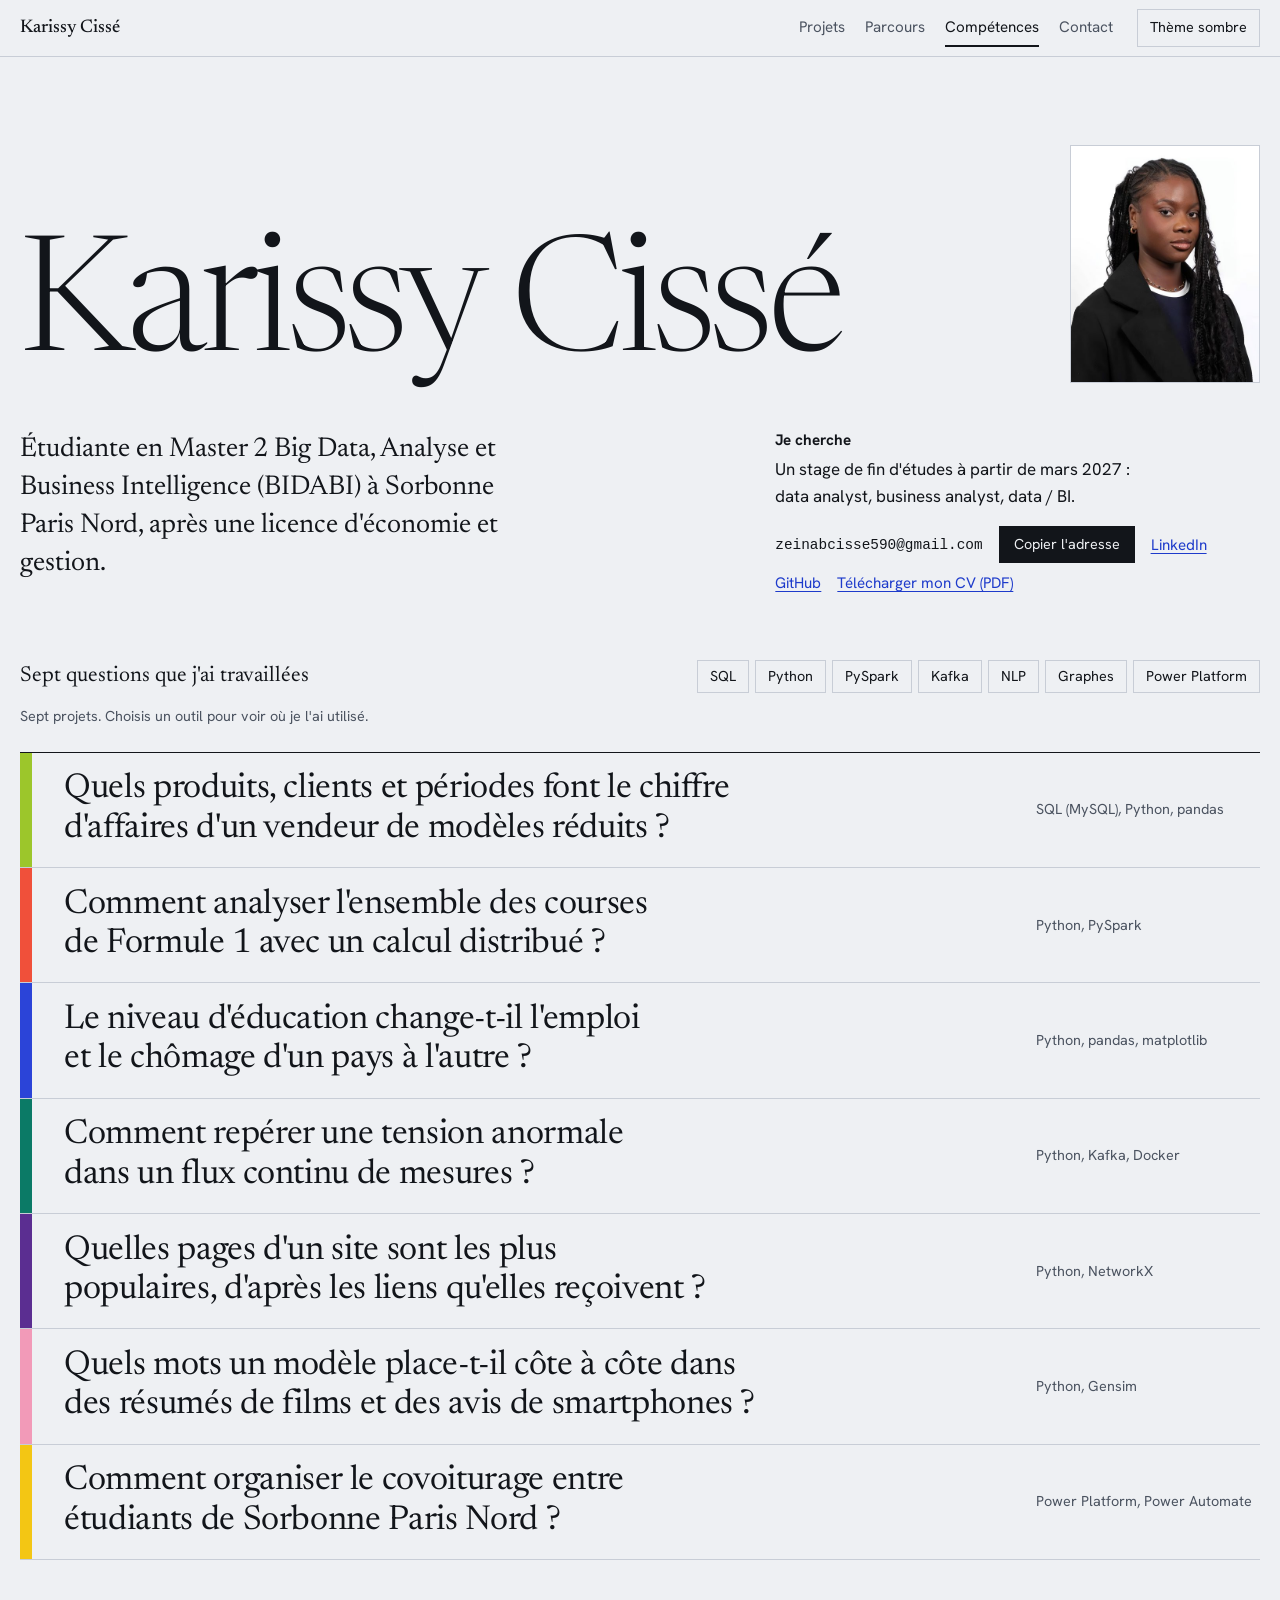
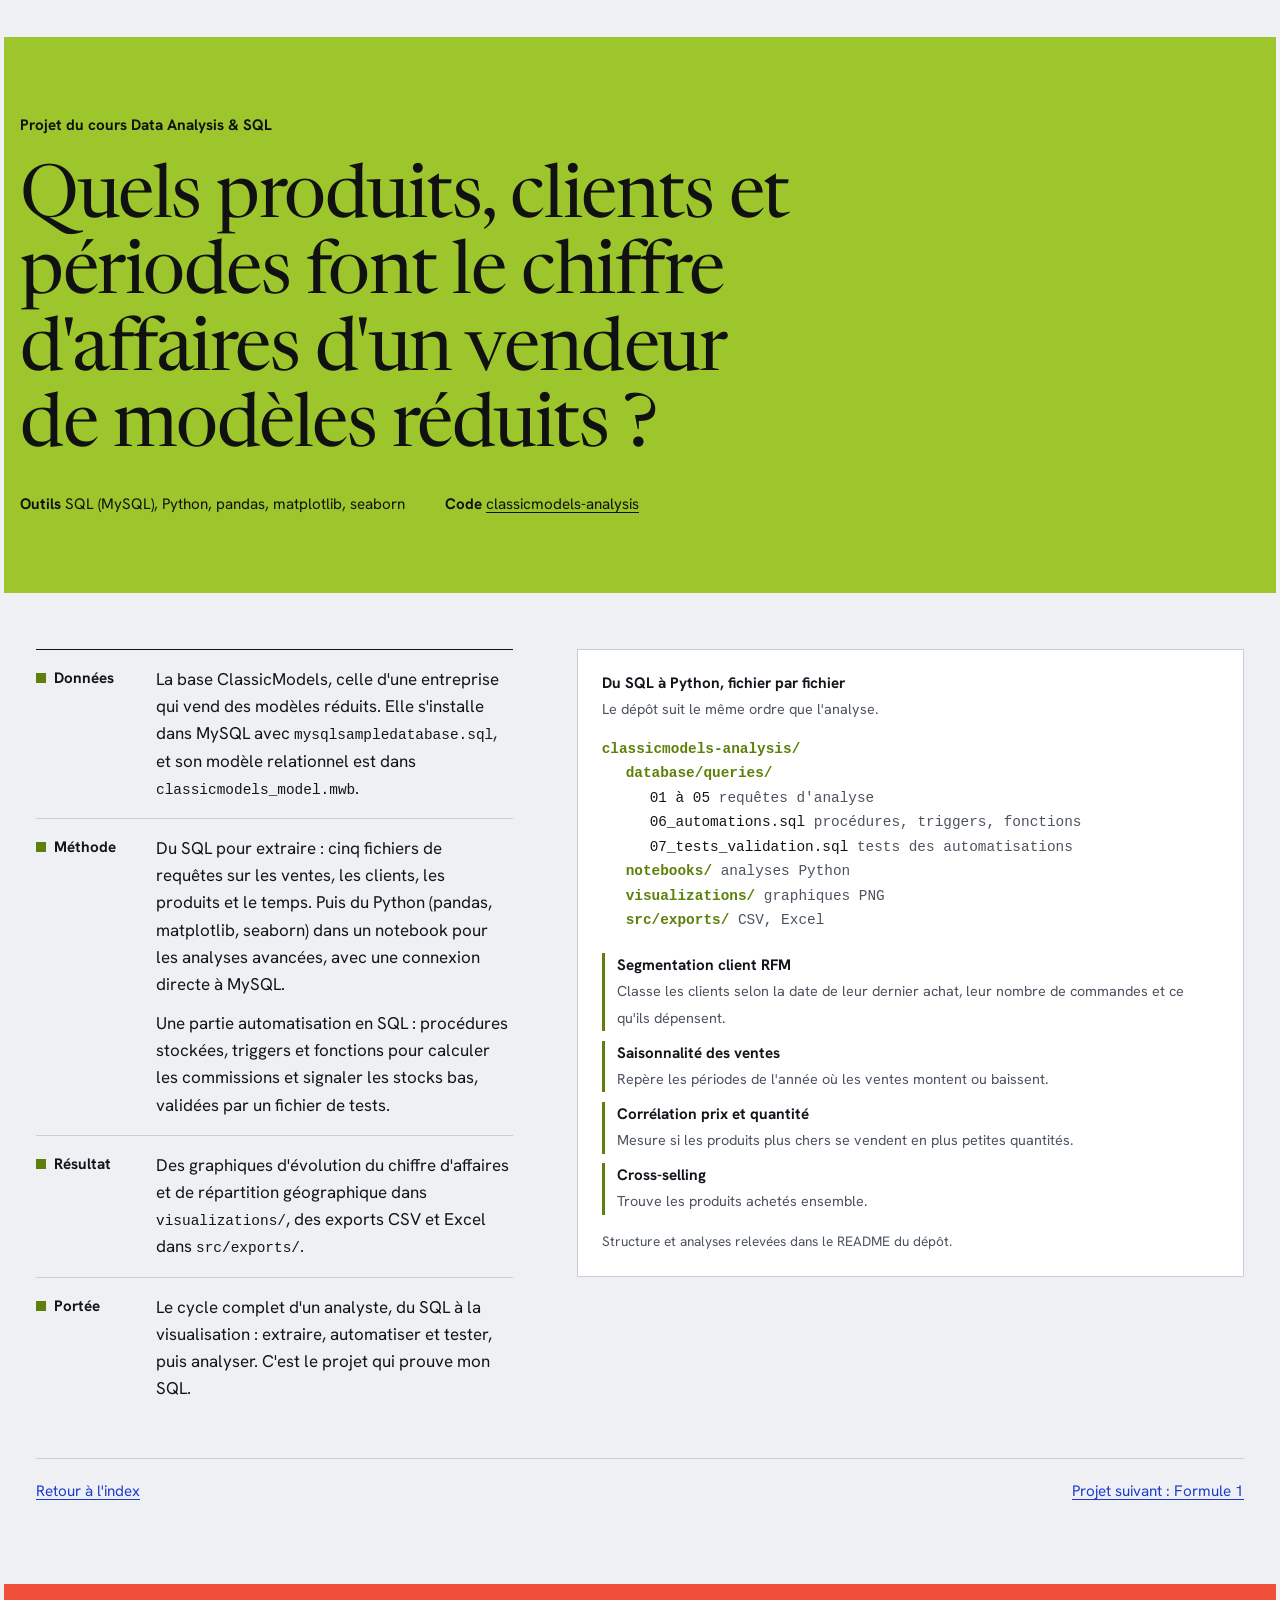
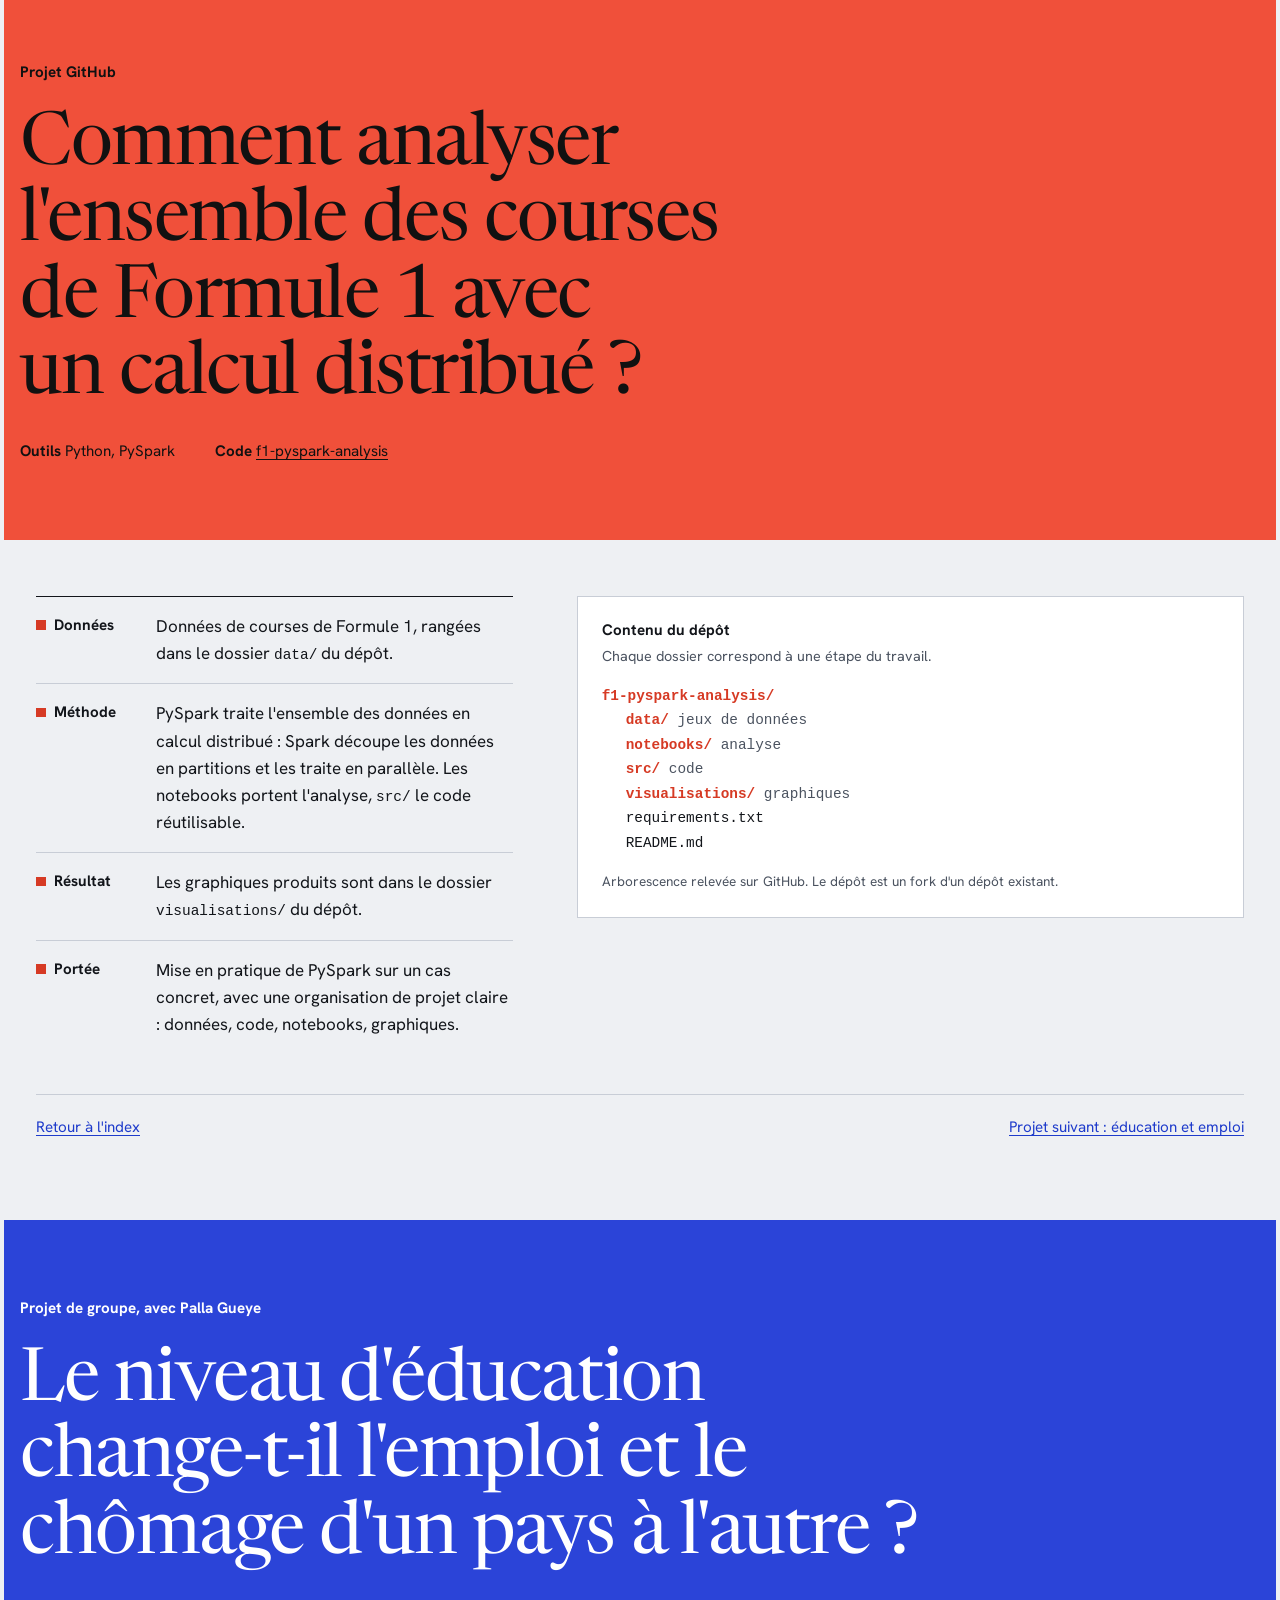
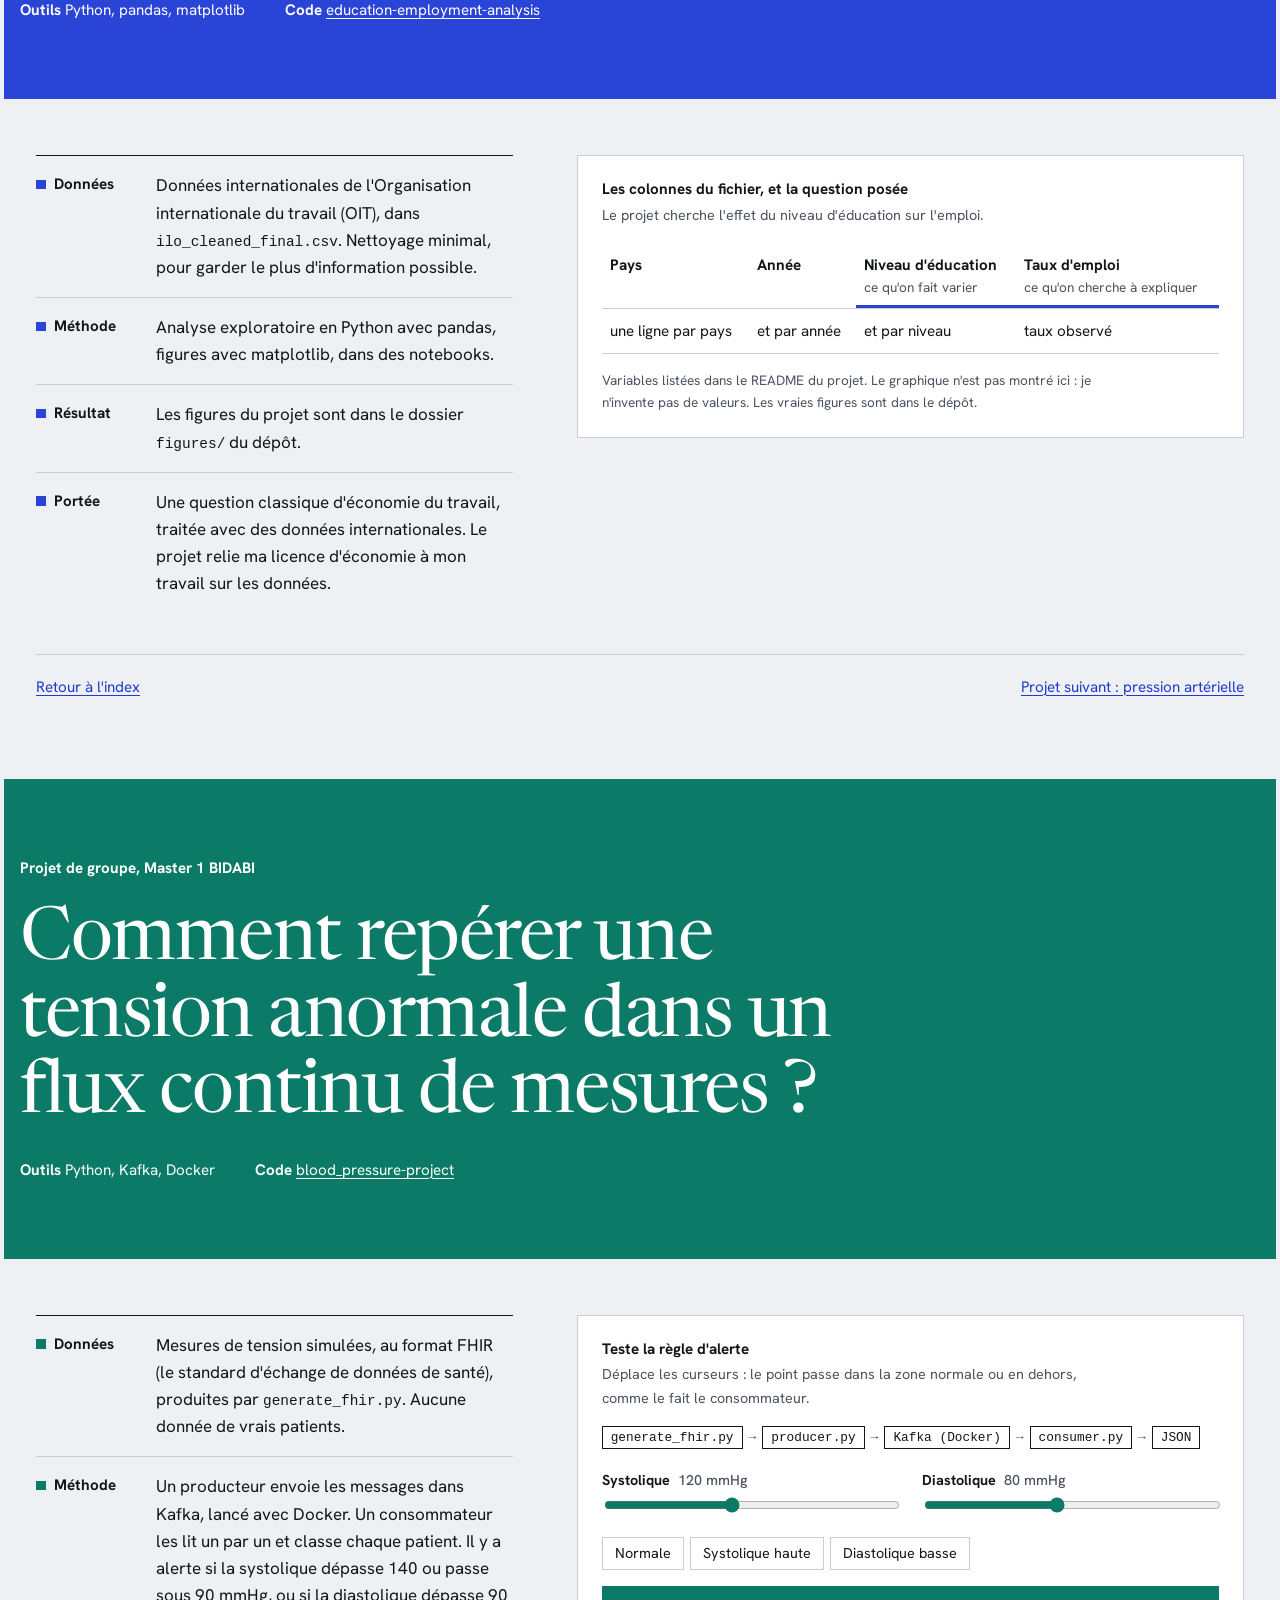
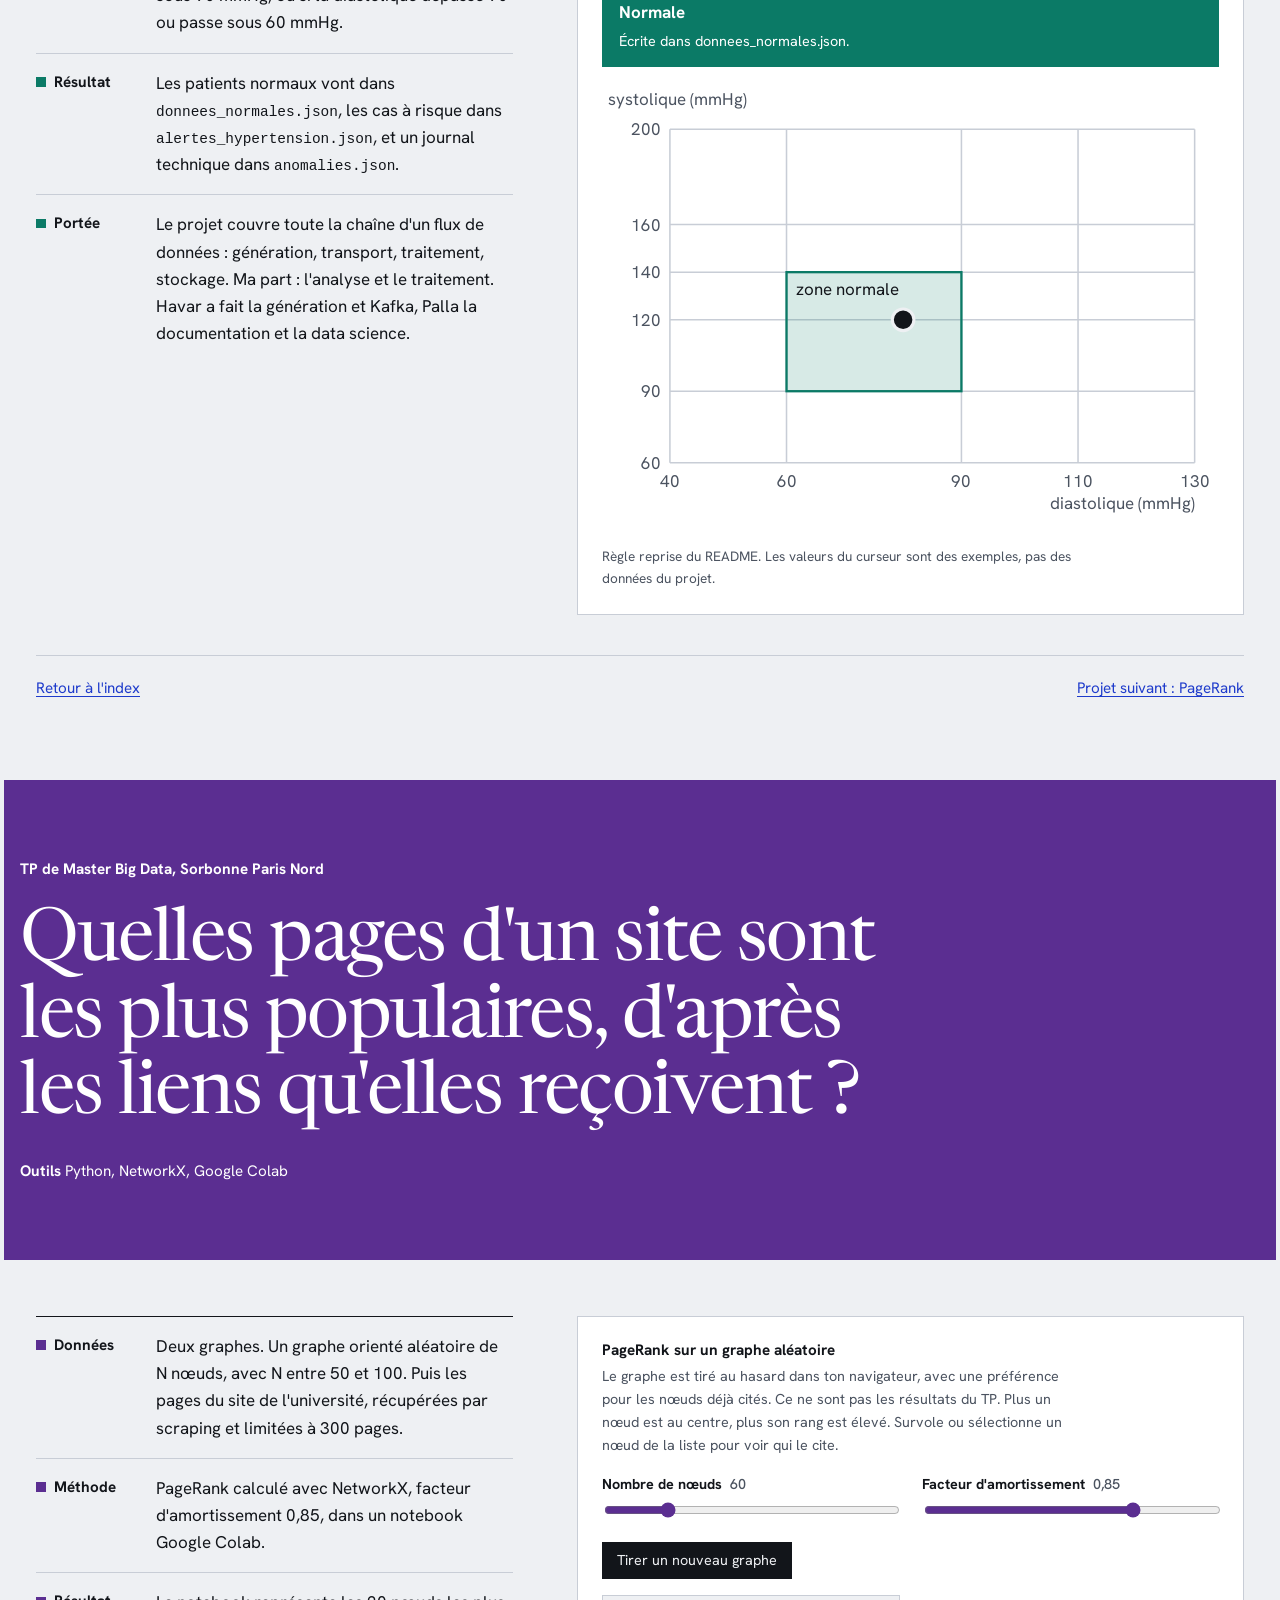
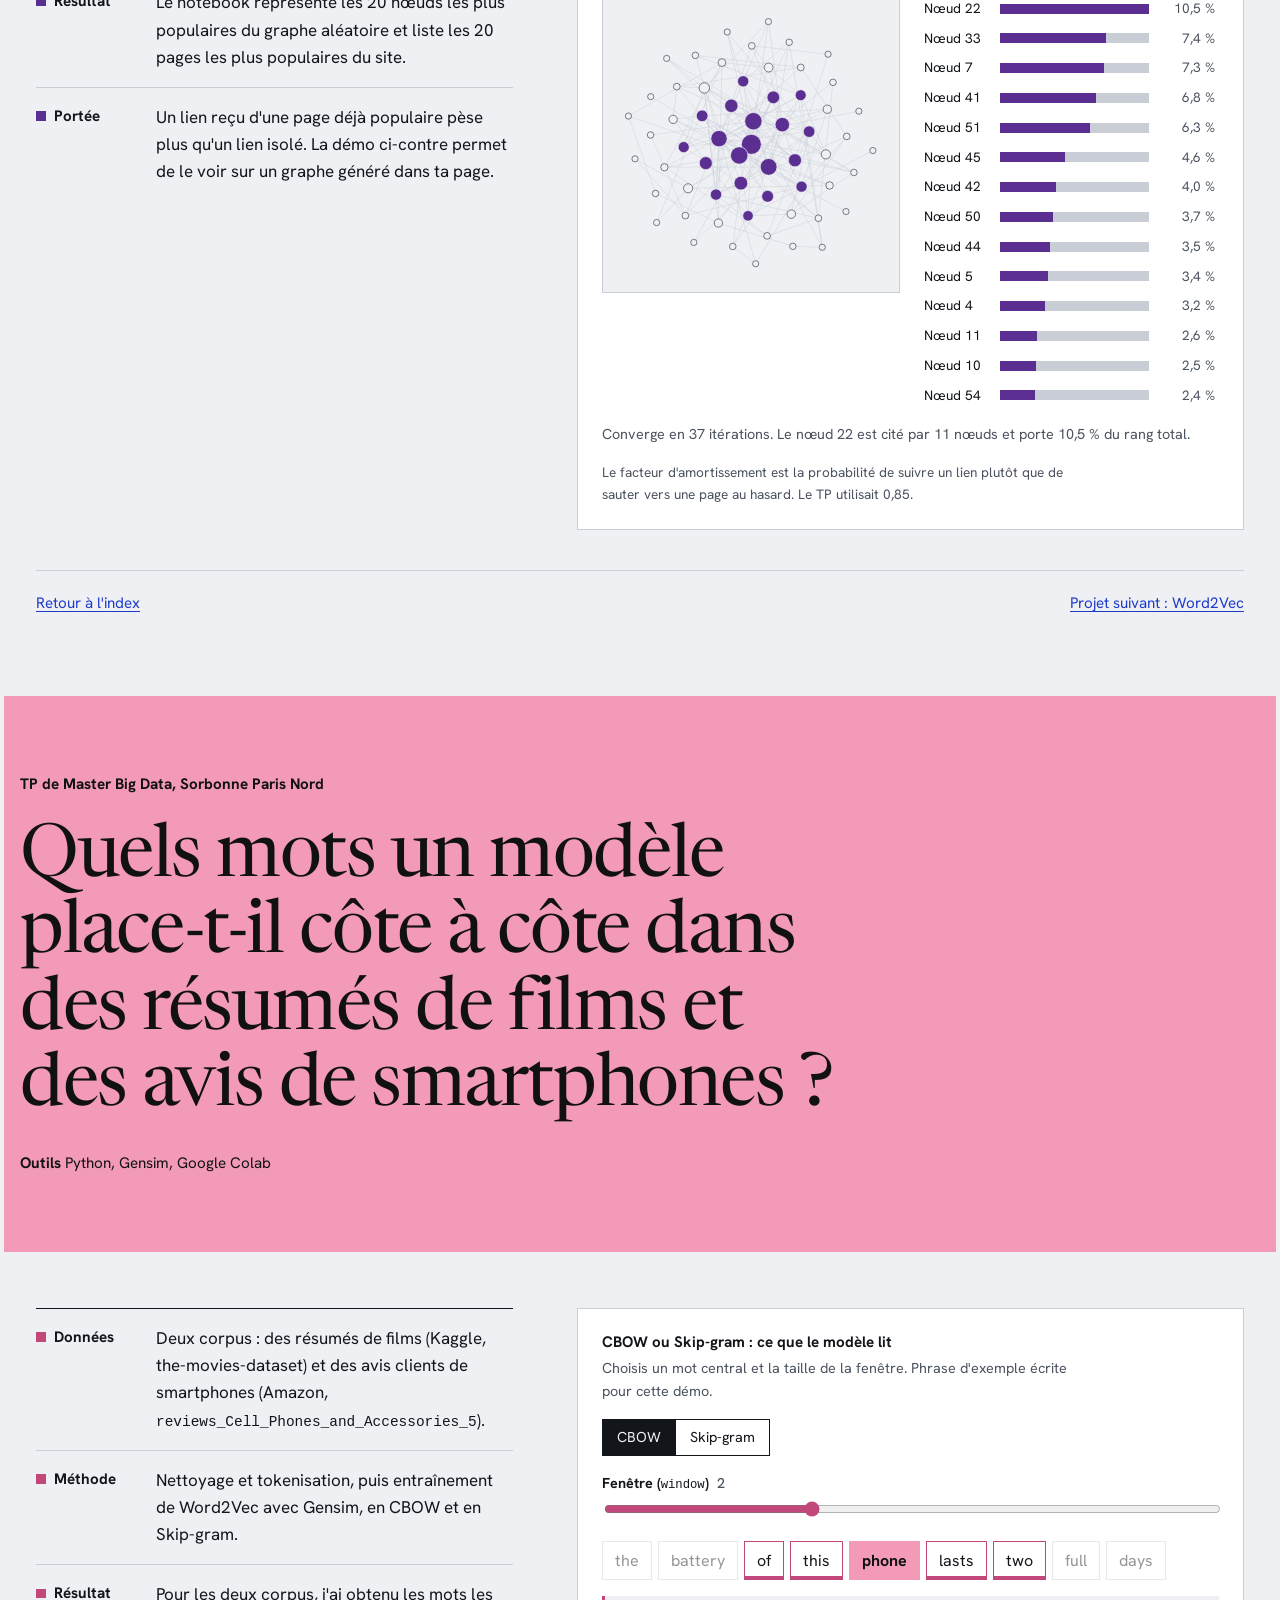
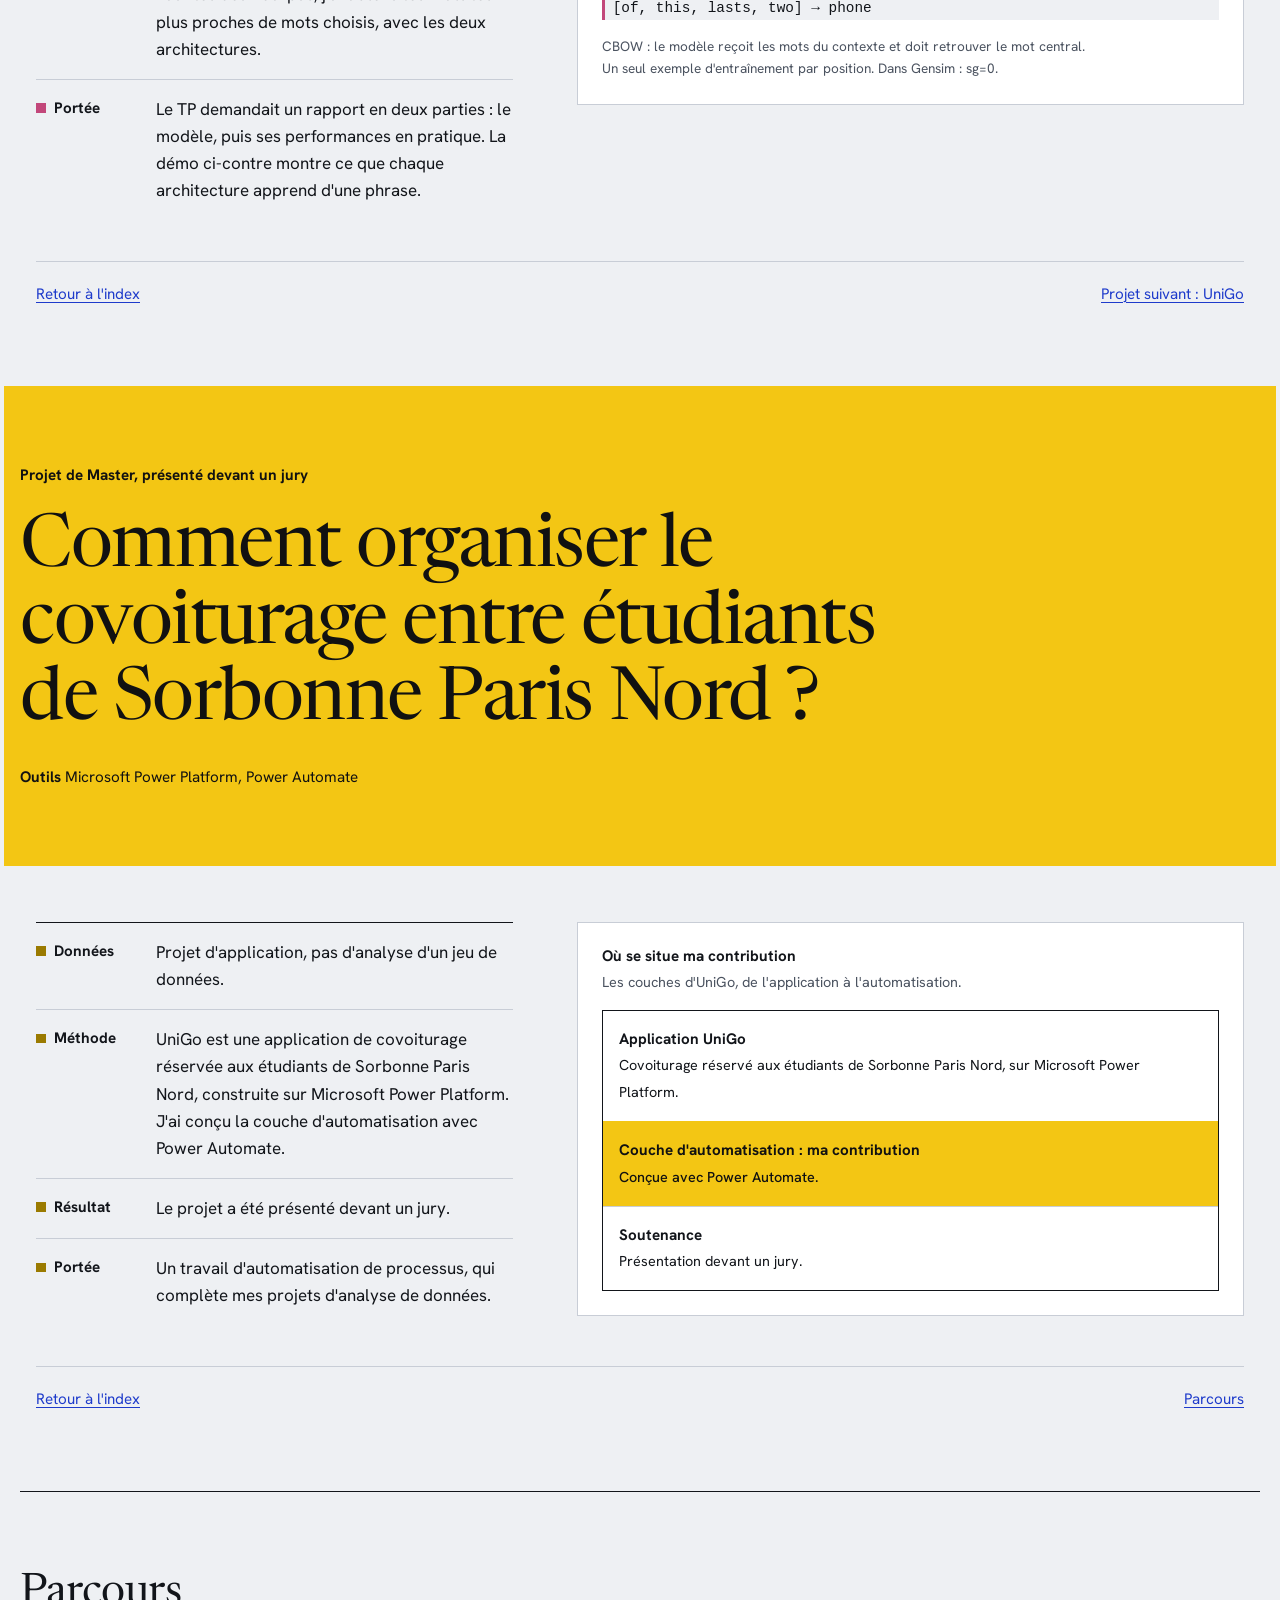
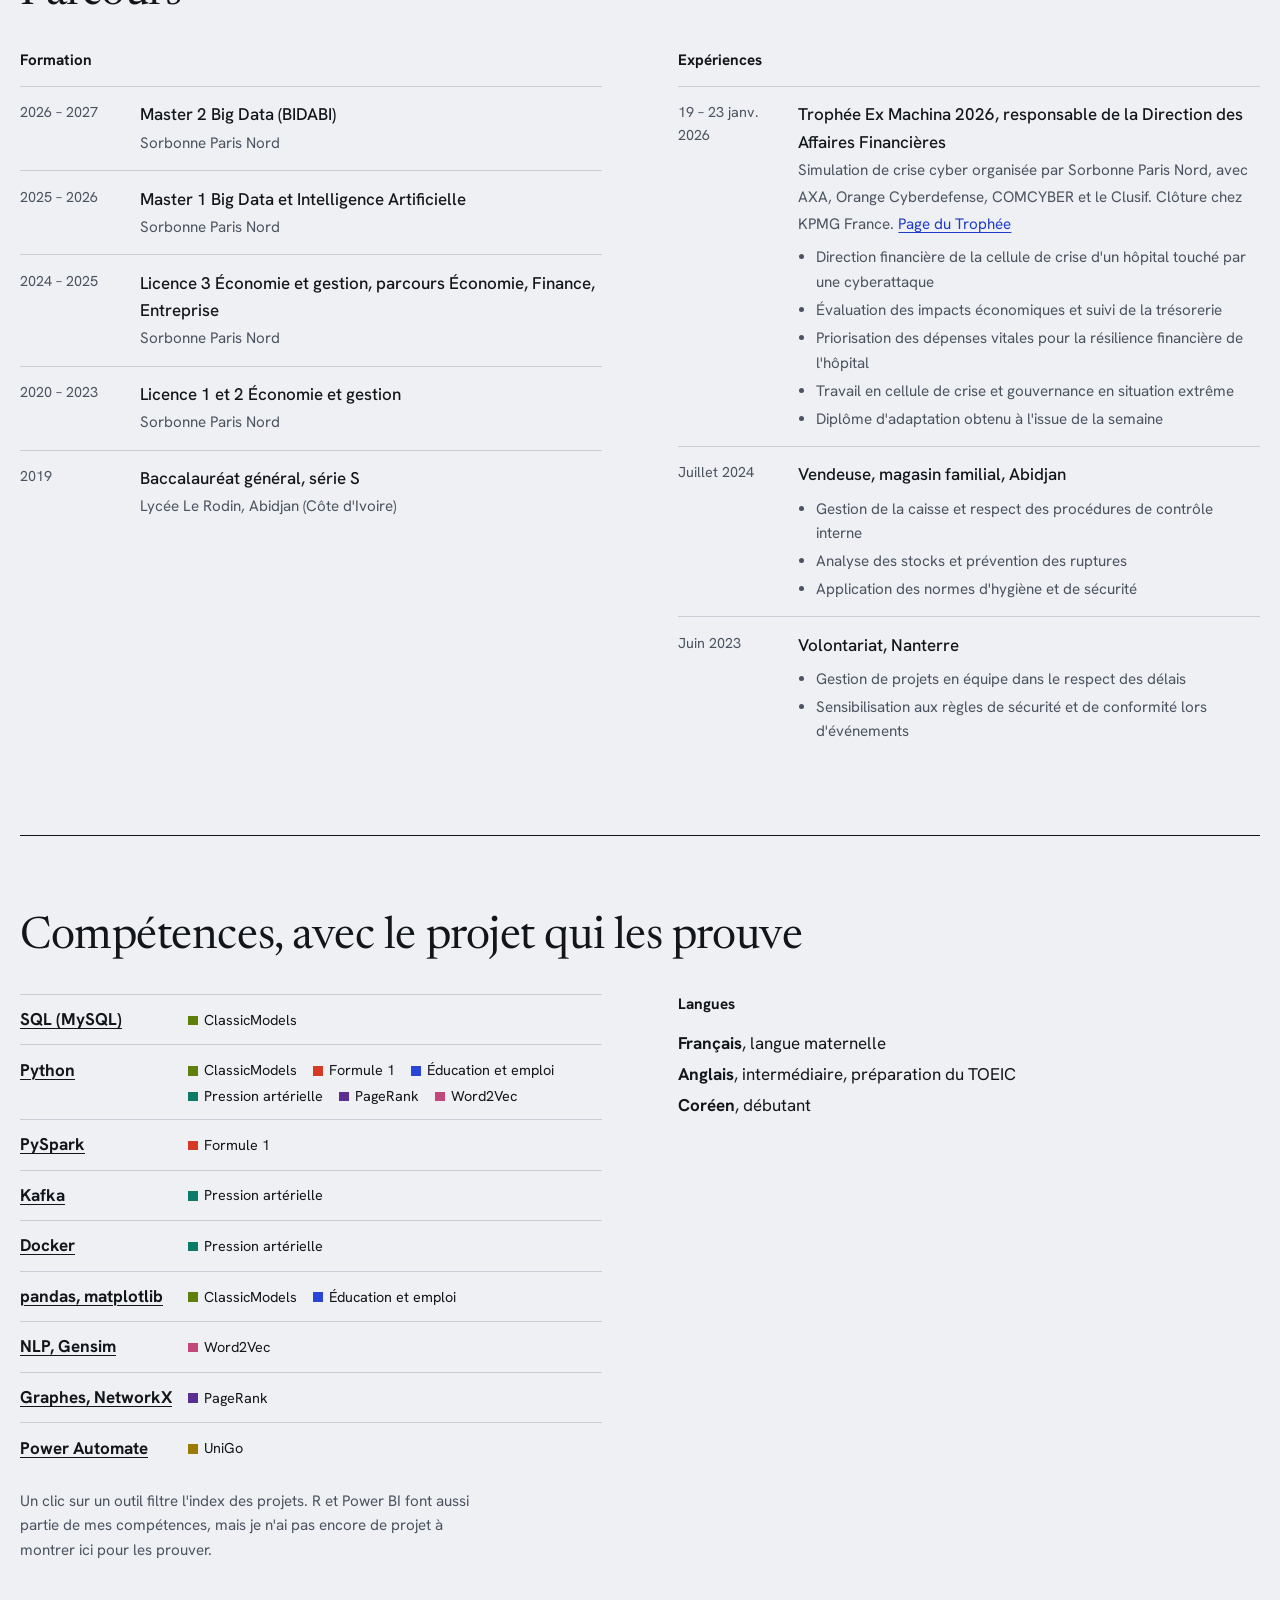
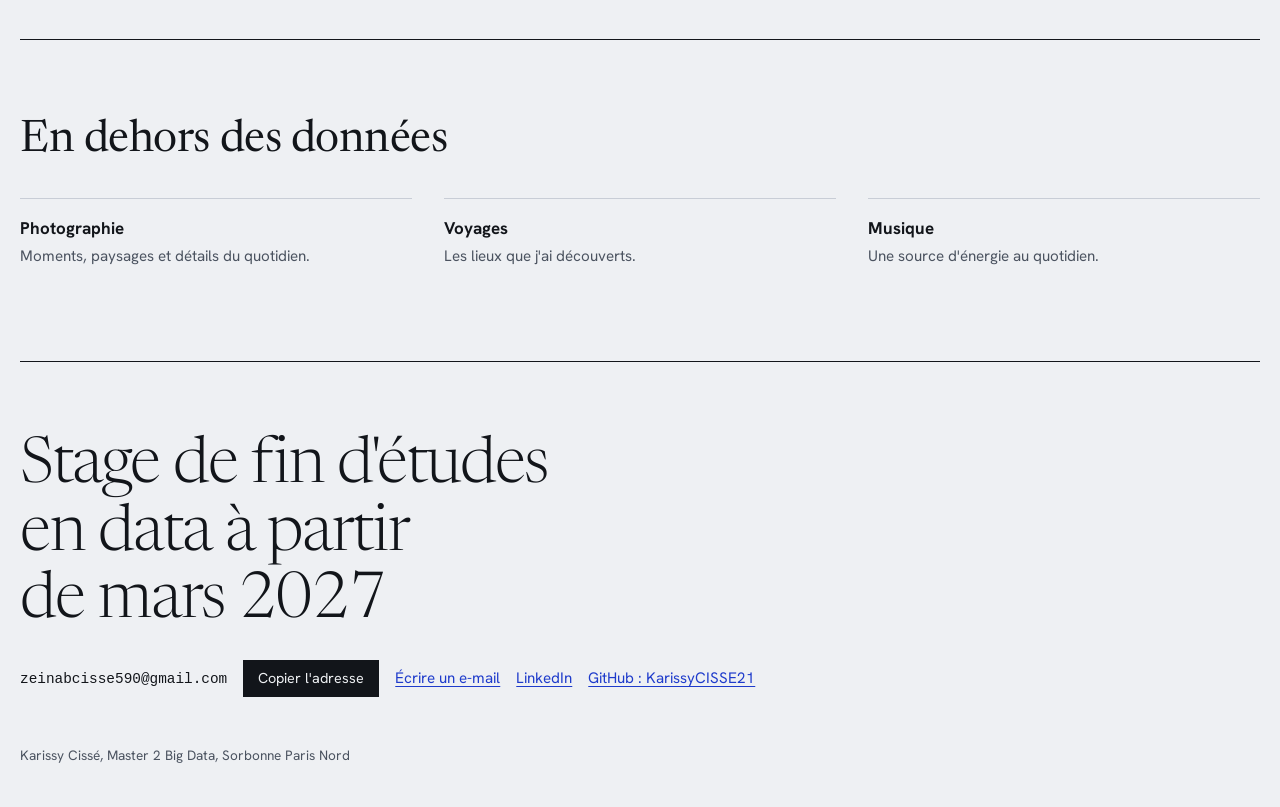
<file: index.html>
<!doctype html>
<html lang="fr">
<head>
<meta charset="utf-8">
<meta name="viewport" content="width=device-width,initial-scale=1,viewport-fit=cover">
<meta name="description" content="Étudiante en Master 2 Big Data (BIDABI) à Sorbonne Paris Nord. Sept projets en SQL, PySpark, Kafka, Python, NLP et Power Platform. Recherche un stage de fin d'études en data à partir de mars 2027.">
<meta name="color-scheme" content="light dark">
<title>Karissy Cissé</title>
<link rel="preconnect" href="https://fonts.googleapis.com">
<link rel="preconnect" href="https://fonts.gstatic.com" crossorigin>
<link rel="stylesheet" href="https://fonts.googleapis.com/css2?family=Hanken+Grotesk:wght@400;500;700&family=Newsreader:ital,opsz,wght@0,6..72,300;0,6..72,400;0,6..72,500&display=swap">
<style>
/* ==========================================================================
   Karissy Cissé — portfolio « Dossiers »
   Concept : chaque projet est un dossier. Une question en titre, une couleur
   propre, une figure qui montre la méthode. Le reste de la page reste en
   encre et papier pour que la couleur serve à repérer les dossiers.
   Mise en page : colonne unique pleine largeur ; chaque dossier = une
   couverture colorée (la question) puis un corps à deux colonnes
   (récit à gauche, figure à droite).
   ========================================================================== */

:root {
  /* Papier et encre (thème clair) */
  --paper: #EEF0F3;
  --card: #FFFFFF;
  --ink: #12151A;
  --ink-2: #4B5360;
  --rule: #C8CDD6;
  --link: #1E3BCB;

  /* Une couleur par dossier : fond de couverture, texte sur couverture,
     et teinte « marque » utilisable sur le papier (ajustée en thème sombre) */
  --c-f1: #F0503A;  --on-f1: #111111;  --m-f1: #D63A24;
  --c-edu: #2B44D8; --on-edu: #FFFFFF; --m-edu: #2B44D8;
  --c-bp: #0B7A66;  --on-bp: #FFFFFF;  --m-bp: #0B7A66;
  --c-pr: #5B2E91;  --on-pr: #FFFFFF;  --m-pr: #5B2E91;
  --c-w2v: #F29AB8; --on-w2v: #111111; --m-w2v: #C2477A;
  --c-uni: #F3C614; --on-uni: #111111; --m-uni: #9A7A00;
  --c-cl: #9CC62B;  --on-cl: #111111;  --m-cl: #5E7F0A;

  --font-serif: "Newsreader", Georgia, "Times New Roman", serif;
  --font-sans: "Hanken Grotesk", system-ui, -apple-system, "Segoe UI", Roboto, sans-serif;
  --font-code: ui-monospace, "SF Mono", Menlo, Consolas, monospace;

  --gutter: 16px;
  --max: 1240px;
  --head-h: 56px;
}
@media (prefers-color-scheme: dark) {
  :root:not([data-theme="light"]) {
    --paper: #0E1115; --card: #161A20; --ink: #EDEFF3; --ink-2: #A0A8B4;
    --rule: #2B323C; --link: #9DB0FF;
    --m-f1: #FF7A66; --m-edu: #8FA2FF; --m-bp: #3FC1A8; --m-pr: #B795EE; --m-w2v: #F29AB8; --m-uni: #F3C614; --m-cl: #B5DA4A;
    color-scheme: dark;
  }
}
:root[data-theme="dark"] {
  --paper: #0E1115; --card: #161A20; --ink: #EDEFF3; --ink-2: #A0A8B4;
  --rule: #2B323C; --link: #9DB0FF;
  --m-f1: #FF7A66; --m-edu: #8FA2FF; --m-bp: #3FC1A8; --m-pr: #B795EE; --m-w2v: #F29AB8; --m-uni: #F3C614; --m-cl: #B5DA4A;
  color-scheme: dark;
}

/* Identité de chaque dossier : les composants lisent --c / --on / --cm */
.d-f1  { --c: var(--c-f1);  --on: var(--on-f1);  --cm: var(--m-f1); }
.d-edu { --c: var(--c-edu); --on: var(--on-edu); --cm: var(--m-edu); }
.d-bp  { --c: var(--c-bp);  --on: var(--on-bp);  --cm: var(--m-bp); }
.d-pr  { --c: var(--c-pr);  --on: var(--on-pr);  --cm: var(--m-pr); }
.d-w2v { --c: var(--c-w2v); --on: var(--on-w2v); --cm: var(--m-w2v); }
.d-uni { --c: var(--c-uni); --on: var(--on-uni); --cm: var(--m-uni); }
.d-cl  { --c: var(--c-cl);  --on: var(--on-cl);  --cm: var(--m-cl); }

/* ---------- Base ---------- */
*, *::before, *::after { box-sizing: border-box; }
html { scroll-behavior: auto; }
@media (prefers-reduced-motion: no-preference) { html { scroll-behavior: smooth; } }
body {
  margin: 0;
  background: var(--paper); color: var(--ink);
  font: 400 17px/1.6 var(--font-sans);
  -webkit-text-size-adjust: 100%;
  padding-left: max(var(--gutter), env(safe-area-inset-left, 0px));
  padding-right: max(var(--gutter), env(safe-area-inset-right, 0px));
}
body::before { /* bande de sécurité sous la barre système du téléphone */
  content: ""; position: fixed; inset: 0 0 auto; height: env(safe-area-inset-top, 0px);
  z-index: 30; background: var(--paper);
}
.shell { max-width: var(--max); margin-inline: auto; }
h1, h2, h3, p, dl, dd, ul, ol, figure { margin: 0; }
ul, ol { padding: 0; list-style: none; }
a { color: var(--link); text-underline-offset: 3px; text-decoration-thickness: 1px; }
a:hover { text-decoration-thickness: 2px; }
button { font: inherit; color: inherit; }
:focus-visible { outline: 3px solid var(--ink); outline-offset: 3px; }
.cover :focus-visible, .index-row:focus-visible { outline-color: currentColor; }
[id] { scroll-margin-top: calc(var(--head-h) + env(safe-area-inset-top, 0px) + 12px); }
.sr-only { position: absolute; width: 1px; height: 1px; overflow: hidden; clip: rect(0 0 0 0); white-space: nowrap; }
.skip { position: absolute; left: 8px; top: -60px; background: var(--ink); color: var(--paper); padding: 8px 12px; z-index: 50; }
.skip:focus { top: 8px; }

/* ---------- Barre du haut ---------- */
.site-head {
  position: sticky; top: env(safe-area-inset-top, 0px); z-index: 20;
  margin-inline: calc(-1 * max(var(--gutter), env(safe-area-inset-left, 0px)));
  padding-inline: max(var(--gutter), env(safe-area-inset-left, 0px));
  background: var(--paper); border-bottom: 1px solid var(--rule);
}
.head-in {
  max-width: var(--max); margin-inline: auto; min-height: var(--head-h);
  display: flex; align-items: center; gap: 8px 24px; flex-wrap: wrap; padding-block: 8px;
}
.brand { font: 500 1.15rem/1 var(--font-serif); color: var(--ink); text-decoration: none; margin-right: auto; }
.nav { display: flex; gap: 4px 20px; flex-wrap: wrap; font-size: .95rem; }
.nav a { color: var(--ink-2); text-decoration: none; padding: 6px 0; border-bottom: 2px solid transparent; }
.nav a:hover { color: var(--ink); }
.nav a[aria-current="true"] { color: var(--ink); border-bottom-color: var(--ink); }
.theme-btn {
  background: none; border: 1px solid var(--rule); padding: 6px 12px; cursor: pointer; font-size: .9rem; color: var(--ink);
}
.theme-btn:hover { border-color: var(--ink); }

/* ---------- Accueil ---------- */
.hero { padding-block: clamp(2.5rem, 7vw, 5.5rem) clamp(2rem, 4vw, 3rem); }
.hero-top { display: flex; align-items: flex-end; justify-content: space-between; gap: 1rem 2rem; }
.portrait { display: block; flex: none; width: clamp(96px, 15vw, 190px); height: auto; aspect-ratio: 4 / 5; object-fit: cover; border: 1px solid var(--rule); }
.hero h1 {
  font: 300 clamp(3.4rem, 1rem + 11.5vw, 10rem)/.88 var(--font-serif);
  letter-spacing: -.035em; text-wrap: balance;
}
.hero-cols {
  display: grid; grid-template-columns: minmax(0, 7fr) minmax(0, 5fr); gap: 2rem clamp(2rem, 6vw, 6rem);
  margin-top: clamp(1.75rem, 4vw, 3rem); align-items: start;
}
.lede { font: 400 clamp(1.25rem, 1rem + 1vw, 1.7rem)/1.4 var(--font-serif); max-width: 34ch; }
.seeking h2 { font: 700 .95rem/1.3 var(--font-sans); margin-bottom: .35rem; }
.seeking p { max-width: 38ch; }
.contact { display: flex; flex-wrap: wrap; align-items: center; gap: .5rem 1rem; margin-top: 1rem; font-size: .95rem; }
.contact code { font: 500 .9rem var(--font-code); overflow-wrap: anywhere; }
.btn {
  background: var(--ink); color: var(--paper); border: 1px solid var(--ink);
  padding: 6px 14px; cursor: pointer; font-size: .9rem;
}
.btn:hover { background: transparent; color: var(--ink); }
.btn.ghost { background: transparent; color: var(--ink); border-color: var(--rule); }
.btn.ghost:hover { border-color: var(--ink); }

/* ---------- Index des dossiers (explorateur) ---------- */
.index { padding-block: 1rem clamp(3rem, 6vw, 5rem); }
.index-head { display: flex; flex-wrap: wrap; align-items: baseline; gap: .75rem 2rem; justify-content: space-between; margin-bottom: 1rem; }
.index-head h2 { font: 400 1.35rem/1.2 var(--font-serif); }
.filters { display: flex; flex-wrap: wrap; gap: 6px; }
.chip {
  background: transparent; border: 1px solid var(--rule); padding: 4px 12px; cursor: pointer; font-size: .9rem; color: var(--ink);
}
.chip:hover { border-color: var(--ink); }
.chip[aria-pressed="true"] { background: var(--ink); color: var(--paper); border-color: var(--ink); }
.filter-status { font-size: .9rem; color: var(--ink-2); min-height: 1.5em; margin-bottom: .5rem; width: 100%; }
.index-list { border-top: 1px solid var(--ink); }
.index-list li { border-bottom: 1px solid var(--rule); }
.index-row {
  display: grid; grid-template-columns: 12px minmax(0, 1fr) minmax(0, 14rem); gap: 0 clamp(1rem, 3vw, 2rem);
  align-items: center; padding: 1.1rem 0; color: var(--ink); text-decoration: none; position: relative;
}
.index-row::before { /* repère de couleur du dossier */
  content: ""; align-self: stretch; background: var(--c); width: 12px; margin-block: -1.1rem; grid-column: 1;
}
.index-row .q { font: 400 clamp(1.3rem, 1rem + 1.6vw, 2.15rem)/1.15 var(--font-serif); letter-spacing: -.01em; text-wrap: balance; grid-column: 2; }
.index-row .tools { font-size: .9rem; color: var(--ink-2); grid-column: 3; }
.index-row:hover, .index-row:focus-visible { background: var(--c); color: var(--on); }
.index-row:hover .tools, .index-row:focus-visible .tools { color: var(--on); }
.index-row:hover::before, .index-row:focus-visible::before { background: var(--on); }
.index-list li { transition: opacity .15s ease; }
.index-list li.is-dim { opacity: .28; }
.index-list li.is-dim:hover, .index-list li.is-dim:focus-within { opacity: 1; }

/* Seul mouvement automatique de la page : l'index se met en place au chargement */
@media (prefers-reduced-motion: no-preference) {
  .index-list li { animation: settle .45s ease both; }
  .index-list li:nth-child(2) { animation-delay: .05s; }
  .index-list li:nth-child(3) { animation-delay: .10s; }
  .index-list li:nth-child(4) { animation-delay: .15s; }
  .index-list li:nth-child(5) { animation-delay: .20s; }
  .index-list li:nth-child(6) { animation-delay: .25s; }
}
@keyframes settle { from { opacity: 0; transform: translateY(10px); } to { opacity: 1; transform: none; } }

/* ---------- Dossier : couverture ---------- */
.dossier { margin-inline: calc(-1 * max(var(--gutter), env(safe-area-inset-left, 0px))); }
.cover {
  background: var(--c); color: var(--on);
  padding: clamp(2.5rem, 6vw, 5rem) max(var(--gutter), env(safe-area-inset-left, 0px));
}
.cover-in { max-width: var(--max); margin-inline: auto; display: grid; gap: 1.5rem; }
.cover .ctx { font-weight: 700; font-size: .95rem; }
.cover h2 {
  font: 400 clamp(2.1rem, 1rem + 4.6vw, 4.6rem)/1.04 var(--font-serif);
  letter-spacing: -.02em; max-width: 21ch; text-wrap: balance;
}
.cover-meta { display: flex; flex-wrap: wrap; gap: .5rem 2.5rem; font-size: .95rem; }
.cover-meta dt { font-weight: 700; display: inline; }
.cover-meta dt::after { content: " "; }
.cover-meta dd { display: inline; }
.cover a { color: var(--on); text-decoration-thickness: 1px; }
.cover a:hover { text-decoration-thickness: 2px; }

/* ---------- Dossier : récit + figure ---------- */
.d-body {
  max-width: var(--max); margin-inline: auto;
  padding: clamp(2rem, 5vw, 3.5rem) max(var(--gutter), env(safe-area-inset-left, 0px)) clamp(3rem, 7vw, 5rem);
  display: grid; grid-template-columns: minmax(0, 5fr) minmax(0, 7fr); gap: 2.5rem clamp(2rem, 5vw, 5rem);
}
.story > div {
  display: grid; grid-template-columns: 6.5rem minmax(0, 1fr); gap: .25rem 1rem;
  padding-block: 1rem; border-top: 1px solid var(--rule);
}
.story > div:first-child { border-top-color: var(--ink); }
.story dt { font-weight: 700; font-size: .95rem; display: flex; align-items: baseline; gap: .5rem; }
.story dt::before { content: ""; flex: none; width: .6rem; height: .6rem; background: var(--cm); }
.story dd { max-width: 58ch; grid-column: 2; }
.story dd + dd { margin-top: .5rem; }
.story code, .fig code, .d-body p code { font: 500 .85em var(--font-code); overflow-wrap: anywhere; }
.todo { color: var(--ink-2); }

.fig { background: var(--card); border: 1px solid var(--rule); padding: clamp(1rem, 2.5vw, 1.5rem); min-width: 0; align-self: start; }
.fig h3 { font: 700 .95rem/1.3 var(--font-sans); margin-bottom: .25rem; }
.fig .sub { color: var(--ink-2); font-size: .9rem; margin-bottom: 1rem; max-width: 60ch; }
.fig figcaption { color: var(--ink-2); font-size: .85rem; margin-top: 1rem; max-width: 62ch; }
.d-nav {
  grid-column: 1 / -1; display: flex; flex-wrap: wrap; justify-content: space-between; gap: .5rem 2rem;
  padding-top: 1.25rem; border-top: 1px solid var(--rule); font-size: .95rem;
}

/* ---------- Figures statiques ---------- */
.tree { font: 500 .9rem/1.7 var(--font-code); overflow-x: auto; }
.tree .dir { color: var(--cm); font-weight: 700; }
.tree .ind { padding-left: 1.5rem; display: block; }
.tree .dim { color: var(--ink-2); }
.tree .ind2 { padding-left: 3rem; display: block; }
.facets { display: grid; gap: .6rem; margin-top: 1.25rem; }
.facets div { padding-left: .75rem; border-left: 3px solid var(--cm); }
.facets b { display: block; font-size: .95rem; }
.facets span { font-size: .9rem; color: var(--ink-2); }

.schema { width: 100%; border-collapse: collapse; font-size: .95rem; }
.schema th, .schema td { text-align: left; padding: .6rem .5rem; border-bottom: 1px solid var(--rule); vertical-align: top; }
.schema th { font-weight: 700; }
.schema .role { color: var(--ink-2); font-size: .85rem; display: block; font-weight: 400; }
.schema .on { box-shadow: inset 0 -3px 0 var(--cm); }
.scroll-x { overflow-x: auto; }

.stack { display: grid; gap: 0; border: 1px solid var(--ink); }
.stack > div { padding: 1rem; border-top: 1px solid var(--rule); }
.stack > div:first-child { border-top: 0; }
.stack .mine { background: var(--c); color: var(--on); border-top-color: var(--c); font-weight: 500; }
.stack b { display: block; font-size: .95rem; }
.stack span { font-size: .9rem; }

/* ---------- Démos interactives ---------- */
.ctrl { display: grid; gap: .9rem 1.5rem; grid-template-columns: repeat(auto-fit, minmax(210px, 1fr)); margin-bottom: 1rem; }
.ctrl label { display: block; font-size: .9rem; font-weight: 700; }
.ctrl label output { font-weight: 500; color: var(--ink-2); font-variant-numeric: tabular-nums; margin-left: .25rem; }
input[type="range"] { width: 100%; accent-color: var(--cm); margin-top: .35rem; }
.row-btns { display: flex; flex-wrap: wrap; gap: 6px; margin-bottom: 1rem; }
.seg { display: inline-flex; border: 1px solid var(--ink); }
.seg button { background: transparent; border: 0; padding: 6px 14px; cursor: pointer; font-size: .9rem; }
.seg button[aria-pressed="true"] { background: var(--ink); color: var(--paper); }
.seg button + button { border-left: 1px solid var(--ink); }

.verdict { padding: .75rem 1rem; border: 1px solid var(--ink); margin-bottom: 1rem; }
.verdict b { display: block; }
.verdict.alert { background: var(--c-f1); color: #111; border-color: var(--c-f1); }
.verdict.ok { background: var(--c-bp); color: #fff; border-color: var(--c-bp); }
.verdict small { font-size: .9rem; }

.plot { width: 100%; height: auto; display: block; }
.plot text { font: 400 11px var(--font-sans); fill: var(--ink-2); }
.plot .axis { stroke: var(--ink-2); stroke-width: 1; }
.plot .grid { stroke: var(--rule); stroke-width: 1; }
.plot .zone { fill: var(--cm); fill-opacity: .16; stroke: var(--cm); stroke-width: 1.5; }
.plot .pt { fill: var(--ink); stroke: var(--paper); stroke-width: 2; }

.flow { display: flex; flex-wrap: wrap; gap: 6px; align-items: center; font: 500 .8rem var(--font-code); margin-bottom: 1.25rem; }
.flow span { border: 1px solid var(--ink); padding: 3px 8px; }
.flow i { font-style: normal; color: var(--ink-2); }

.pr-wrap { display: grid; grid-template-columns: minmax(0, 1fr) minmax(0, 1fr); gap: 1.25rem; align-items: start; }
.pr-svg { width: 100%; height: auto; display: block; background: var(--paper); border: 1px solid var(--rule); }
.pr-svg .edge { stroke: var(--rule); stroke-width: .6; fill: none; }
.pr-svg .edge.in { stroke: var(--cm); stroke-width: 1.4; }
.pr-svg .edge.out { stroke: var(--ink-2); stroke-width: 1; }
.pr-svg .edge.faint { opacity: .25; }
.pr-svg .node { fill: var(--paper); stroke: var(--ink-2); stroke-width: 1; }
.pr-svg .node.top { fill: var(--cm); stroke: var(--paper); }
.pr-svg .node.sel { stroke: var(--ink); stroke-width: 2.5; }
.bars { display: grid; gap: 2px; max-height: 26rem; overflow-y: auto; }
.bar {
  display: grid; grid-template-columns: 4.2rem minmax(0, 1fr) 3.6rem; gap: .5rem; align-items: center;
  background: none; border: 0; padding: 3px 4px; cursor: pointer; text-align: left; font-size: .85rem; font-variant-numeric: tabular-nums;
}
.bar:hover, .bar[aria-pressed="true"] { background: var(--paper); }
.bar .track { height: 10px; background: var(--rule); }
.bar .fill { display: block; height: 100%; background: var(--cm); }
.bar .val { text-align: right; color: var(--ink-2); }
.readout { font-size: .9rem; color: var(--ink-2); margin-top: .75rem; }

.tokens { display: flex; flex-wrap: wrap; gap: 6px; margin-bottom: 1rem; }
.tok { border: 1px solid var(--rule); background: transparent; padding: 6px 12px; cursor: pointer; font-size: 1rem; opacity: .45; }
.tok.ctx { opacity: 1; border-color: var(--cm); box-shadow: inset 0 -3px 0 var(--cm); }
.tok.center { opacity: 1; background: var(--c); color: var(--on); border-color: var(--c); font-weight: 700; }
.pairs { display: grid; gap: 4px; font: 500 .9rem var(--font-code); }
.pairs div { padding: 4px 8px; border-left: 3px solid var(--cm); background: var(--paper); overflow-wrap: anywhere; }

/* ---------- Parcours, compétences, contact ---------- */
.band { padding-block: clamp(3rem, 6vw, 5rem); border-top: 1px solid var(--ink); }
.band > h2 { font: 400 clamp(1.8rem, 1rem + 2.4vw, 2.8rem)/1.1 var(--font-serif); margin-bottom: 2rem; letter-spacing: -.01em; }
.cols { display: grid; grid-template-columns: minmax(0, 1fr) minmax(0, 1fr); gap: 3rem clamp(2rem, 6vw, 5rem); }
.cols h3 { font: 700 .95rem var(--font-sans); margin-bottom: 1rem; }
.tl { display: grid; }
.tl li { display: grid; grid-template-columns: 6.5rem minmax(0, 1fr); gap: .25rem 1rem; padding-block: .9rem; border-top: 1px solid var(--rule); }
.tl time { color: var(--ink-2); font-size: .9rem; font-variant-numeric: tabular-nums; }
.tl b { font-weight: 500; display: block; }
.tl .where { color: var(--ink-2); font-size: .95rem; }
.xp { margin-top: .5rem; display: grid; gap: .25rem; padding-left: 1.1rem; list-style: disc; color: var(--ink-2); font-size: .95rem; }
.xp li { display: list-item; border: 0; padding: 0; }

.skills li { display: grid; grid-template-columns: 9.5rem minmax(0, 1fr); gap: .25rem 1rem; padding-block: .7rem; border-top: 1px solid var(--rule); align-items: baseline; }
.skills .name { background: none; border: 0; padding: 0; text-align: left; cursor: pointer; font-weight: 700; text-decoration: underline; text-decoration-thickness: 1px; text-underline-offset: 3px; }
.skills .name:hover { text-decoration-thickness: 2px; }
.skills .used { display: flex; flex-wrap: wrap; gap: .15rem 1rem; font-size: .9rem; }
.skills .used a { color: var(--ink); text-decoration: none; display: inline-flex; align-items: center; gap: .4rem; }
.skills .used a::before { content: ""; width: .6rem; height: .6rem; background: var(--cm); flex: none; }
.skills .used a:hover { text-decoration: underline; }
.note { color: var(--ink-2); font-size: .95rem; margin-top: 1rem; max-width: 52ch; }
.langs { display: grid; gap: .25rem; margin-top: .5rem; }
.langs b { font-weight: 700; }

.foot { padding-block: clamp(3rem, 6vw, 4.5rem) 2.5rem; border-top: 1px solid var(--ink); }
.foot h2 { font: 300 clamp(2rem, 1rem + 4vw, 4rem)/1.05 var(--font-serif); letter-spacing: -.02em; max-width: 18ch; margin-bottom: 1.5rem; text-wrap: balance; }
.foot small { display: block; margin-top: 3rem; color: var(--ink-2); font-size: .85rem; }

.more-links { display: grid; grid-template-columns: repeat(auto-fit, minmax(220px, 1fr)); gap: 0 2rem; }
.more-links li { border-top: 1px solid var(--rule); }
.more-links a { display: grid; gap: .15rem; padding: 1rem 0; color: var(--ink); text-decoration: none; }
.more-links a:hover b { text-decoration: underline; text-decoration-thickness: 2px; }
.more-links span { color: var(--ink-2); font-size: .95rem; }

/* ---------- Adaptation mobile ---------- */
@media (max-width: 900px) {
  .hero-cols, .d-body, .cols, .pr-wrap { grid-template-columns: minmax(0, 1fr); }
  .hero-top { flex-direction: column-reverse; align-items: flex-start; }
  .index-row { grid-template-columns: 10px minmax(0, 1fr); }
  .index-row::before { width: 10px; }
  .index-row .tools { grid-column: 2; margin-top: .4rem; }
}
@media (max-width: 520px) {
  .story > div, .tl li, .skills li { grid-template-columns: minmax(0, 1fr); }
  .story dd { grid-column: 1; }
  .head-in { gap: 0 12px; padding-block: 6px; }
  .brand { order: 1; }
  .theme-btn { order: 2; padding: 4px 10px; }
  .nav { order: 3; flex: 1 0 100%; gap: 2px 16px; flex-wrap: nowrap; overflow-x: auto; }
  .nav a { white-space: nowrap; }
  .bar { grid-template-columns: 3.6rem minmax(0, 1fr) 3.2rem; }
}

[hidden]{display:none!important}
</style>
</head>
<body>
<a class="skip" href="#dossiers">Aller aux projets</a>

<header class="site-head">
  <div class="head-in">
    <a class="brand" href="#top">Karissy Cissé</a>
    <nav class="nav" aria-label="Sections">
      <a href="#dossiers" data-spy="dossiers">Projets</a>
      <a href="#parcours" data-spy="parcours">Parcours</a>
      <a href="#competences" data-spy="competences">Compétences</a>
      <a href="#contact" data-spy="contact">Contact</a>
    </nav>
    <button class="theme-btn" id="theme" type="button" aria-pressed="false">Thème sombre</button>
  </div>
</header>

<div class="shell" id="top">
  <main id="main">

    <!-- ===== Accueil ===== -->
    <section class="hero" aria-labelledby="h1">
      <div class="hero-top">
        <h1 id="h1">Karissy Cissé</h1>
        <img class="portrait" src="assets/images/karissy-portrait.jpg" width="240" height="300" alt="Portrait de Karissy Cissé">
      </div>
      <div class="hero-cols">
        <p class="lede">Étudiante en Master 2 Big Data, Analyse et Business Intelligence (BIDABI) à Sorbonne Paris Nord, après une licence d'économie et gestion.</p>
        <div class="seeking">
          <h2>Je cherche</h2>
          <p>Un stage de fin d'études à partir de mars 2027 : data analyst, business analyst, data / BI.</p>
          <div class="contact">
            <code id="mail">zeinabcisse590@gmail.com</code>
            <button class="btn" id="copy" type="button">Copier l'adresse</button>
            <a href="https://www.linkedin.com/in/karissy-cisse-2337b7347" target="_blank" rel="noopener">LinkedIn</a>
            <a href="https://github.com/KarissyCISSE21" target="_blank" rel="noopener">GitHub</a>
            <a href="assets/cv/cv-karissy-cisse.pdf">Télécharger mon CV (PDF)</a>
          </div>
          <p class="sr-only" id="copy-status" role="status" aria-live="polite"></p>
        </div>
      </div>
    </section>

    <span id="projets"></span>
    <!-- ===== Index : l'explorateur de projets ===== -->
    <section class="index" id="dossiers" aria-labelledby="idx-title">
      <div class="index-head">
        <h2 id="idx-title">Sept questions que j'ai travaillées</h2>
        <div class="filters" role="group" aria-label="Filtrer les projets par outil">
          <button class="chip" type="button" data-filter="sql" aria-pressed="false">SQL</button>
          <button class="chip" type="button" data-filter="python" aria-pressed="false">Python</button>
          <button class="chip" type="button" data-filter="pyspark" aria-pressed="false">PySpark</button>
          <button class="chip" type="button" data-filter="kafka" aria-pressed="false">Kafka</button>
          <button class="chip" type="button" data-filter="nlp" aria-pressed="false">NLP</button>
          <button class="chip" type="button" data-filter="graphes" aria-pressed="false">Graphes</button>
          <button class="chip" type="button" data-filter="power" aria-pressed="false">Power Platform</button>
        </div>
        <p class="filter-status" id="filter-status" role="status" aria-live="polite">Sept projets. Choisis un outil pour voir où je l'ai utilisé.</p>
      </div>
      <ul class="index-list" id="index-list">
        <li class="d-cl"   data-tags="sql python pandas"><a class="index-row" href="#classicmodels"><span class="q">Quels produits, clients et périodes font le chiffre d'affaires d'un vendeur de modèles réduits ?</span><span class="tools">SQL (MySQL), Python, pandas</span></a></li>
        <li class="d-f1"   data-tags="python pyspark"><a class="index-row" href="#formule-1"><span class="q">Comment analyser l'ensemble des courses de Formule 1 avec un calcul distribué ?</span><span class="tools">Python, PySpark</span></a></li>
        <li class="d-edu"  data-tags="python pandas"><a class="index-row" href="#education-emploi"><span class="q">Le niveau d'éducation change-t-il l'emploi et le chômage d'un pays à l'autre ?</span><span class="tools">Python, pandas, matplotlib</span></a></li>
        <li class="d-bp"   data-tags="python kafka docker"><a class="index-row" href="#pression-arterielle"><span class="q">Comment repérer une tension anormale dans un flux continu de mesures ?</span><span class="tools">Python, Kafka, Docker</span></a></li>
        <li class="d-pr"   data-tags="python graphes networkx"><a class="index-row" href="#pagerank"><span class="q">Quelles pages d'un site sont les plus populaires, d'après les liens qu'elles reçoivent ?</span><span class="tools">Python, NetworkX</span></a></li>
        <li class="d-w2v"  data-tags="python nlp gensim"><a class="index-row" href="#word2vec"><span class="q">Quels mots un modèle place-t-il côte à côte dans des résumés de films et des avis de smartphones ?</span><span class="tools">Python, Gensim</span></a></li>
        <li class="d-uni"  data-tags="power"><a class="index-row" href="#unigo"><span class="q">Comment organiser le covoiturage entre étudiants de Sorbonne Paris Nord ?</span><span class="tools">Power Platform, Power Automate</span></a></li>
      </ul>
    </section>

    <!-- ===== Dossier 0 : ClassicModels ===== -->
    <article class="dossier d-cl" id="classicmodels" aria-labelledby="t-cl">
      <div class="cover"><div class="cover-in">
        <p class="ctx">Projet du cours Data Analysis &amp; SQL</p>
        <h2 id="t-cl">Quels produits, clients et périodes font le chiffre d'affaires d'un vendeur de modèles réduits ?</h2>
        <dl class="cover-meta">
          <div><dt>Outils</dt><dd>SQL (MySQL), Python, pandas, matplotlib, seaborn</dd></div>
          <div><dt>Code</dt><dd><a href="https://github.com/KarissyCISSE21/classicmodels-analysis" target="_blank" rel="noopener">classicmodels-analysis</a></dd></div>
        </dl>
      </div></div>
      <div class="d-body">
        <dl class="story">
          <div><dt>Données</dt><dd>La base ClassicModels, celle d'une entreprise qui vend des modèles réduits. Elle s'installe dans MySQL avec <code>mysqlsampledatabase.sql</code>, et son modèle relationnel est dans <code>classicmodels_model.mwb</code>.</dd></div>
          <div><dt>Méthode</dt><dd>Du SQL pour extraire : cinq fichiers de requêtes sur les ventes, les clients, les produits et le temps. Puis du Python (pandas, matplotlib, seaborn) dans un notebook pour les analyses avancées, avec une connexion directe à MySQL.</dd><dd>Une partie automatisation en SQL : procédures stockées, triggers et fonctions pour calculer les commissions et signaler les stocks bas, validées par un fichier de tests.</dd></div>
          <div><dt>Résultat</dt><dd>Des graphiques d'évolution du chiffre d'affaires et de répartition géographique dans <code>visualizations/</code>, des exports CSV et Excel dans <code>src/exports/</code>. <!-- À COMPLÉTER : retire l'attribut hidden et écris ta vraie conclusion --><span class="todo" hidden>Conclusion chiffrée à ajouter ici.</span></dd></div>
          <div><dt>Portée</dt><dd>Le cycle complet d'un analyste, du SQL à la visualisation : extraire, automatiser et tester, puis analyser. C'est le projet qui prouve mon SQL.</dd></div>
        </dl>
        <figure class="fig">
          <h3>Du SQL à Python, fichier par fichier</h3>
          <p class="sub">Le dépôt suit le même ordre que l'analyse.</p>
          <div class="tree" role="img" aria-label="Arborescence : requêtes SQL 01 à 05, 06 automatisations, 07 tests, notebooks, visualisations, exports">
            <span class="dir">classicmodels-analysis/</span>
            <span class="ind"><span class="dir">database/queries/</span></span>
            <span class="ind2">01 à 05 <span class="dim">requêtes d'analyse</span></span>
            <span class="ind2">06_automations.sql <span class="dim">procédures, triggers, fonctions</span></span>
            <span class="ind2">07_tests_validation.sql <span class="dim">tests des automatisations</span></span>
            <span class="ind"><span class="dir">notebooks/</span> <span class="dim">analyses Python</span></span>
            <span class="ind"><span class="dir">visualizations/</span> <span class="dim">graphiques PNG</span></span>
            <span class="ind"><span class="dir">src/exports/</span> <span class="dim">CSV, Excel</span></span>
          </div>
          <div class="facets">
            <div><b>Segmentation client RFM</b><span>Classe les clients selon la date de leur dernier achat, leur nombre de commandes et ce qu'ils dépensent.</span></div>
            <div><b>Saisonnalité des ventes</b><span>Repère les périodes de l'année où les ventes montent ou baissent.</span></div>
            <div><b>Corrélation prix et quantité</b><span>Mesure si les produits plus chers se vendent en plus petites quantités.</span></div>
            <div><b>Cross-selling</b><span>Trouve les produits achetés ensemble.</span></div>
          </div>
          <figcaption>Structure et analyses relevées dans le README du dépôt.</figcaption>
        </figure>
        <nav class="d-nav" aria-label="Navigation entre projets"><a href="#dossiers">Retour à l'index</a><a href="#formule-1">Projet suivant : Formule 1</a></nav>
      </div>
    </article>

    <!-- ===== Dossier 1 : Formule 1 ===== -->
    <article class="dossier d-f1" id="formule-1" aria-labelledby="t-f1">
      <div class="cover"><div class="cover-in">
        <p class="ctx">Projet GitHub</p>
        <h2 id="t-f1">Comment analyser l'ensemble des courses de Formule 1 avec un calcul distribué ?</h2>
        <dl class="cover-meta">
          <div><dt>Outils</dt><dd>Python, PySpark</dd></div>
          <div><dt>Code</dt><dd><a href="https://github.com/KarissyCISSE21/f1-pyspark-analysis" target="_blank" rel="noopener">f1-pyspark-analysis</a></dd></div>
        </dl>
      </div></div>
      <div class="d-body">
        <dl class="story">
          <div><dt>Données</dt><dd>Données de courses de Formule 1, rangées dans le dossier <code>data/</code> du dépôt.</dd></div>
          <div><dt>Méthode</dt><dd>PySpark traite l'ensemble des données en calcul distribué : Spark découpe les données en partitions et les traite en parallèle. Les notebooks portent l'analyse, <code>src/</code> le code réutilisable.</dd></div>
          <div><dt>Résultat</dt><dd>Les graphiques produits sont dans le dossier <code>visualisations/</code> du dépôt. <!-- À COMPLÉTER : retire l'attribut hidden et écris ta vraie conclusion --><span class="todo" hidden>Conclusion chiffrée à ajouter ici.</span></dd></div>
          <div><dt>Portée</dt><dd>Mise en pratique de PySpark sur un cas concret, avec une organisation de projet claire : données, code, notebooks, graphiques.</dd></div>
        </dl>
        <figure class="fig">
          <h3>Contenu du dépôt</h3>
          <p class="sub">Chaque dossier correspond à une étape du travail.</p>
          <div class="tree" role="img" aria-label="Arborescence : data, notebooks, src, visualisations, requirements.txt, README.md">
            <span class="dir">f1-pyspark-analysis/</span>
            <span class="ind"><span class="dir">data/</span> <span class="dim">jeux de données</span></span>
            <span class="ind"><span class="dir">notebooks/</span> <span class="dim">analyse</span></span>
            <span class="ind"><span class="dir">src/</span> <span class="dim">code</span></span>
            <span class="ind"><span class="dir">visualisations/</span> <span class="dim">graphiques</span></span>
            <span class="ind">requirements.txt</span>
            <span class="ind">README.md</span>
          </div>
          <figcaption>Arborescence relevée sur GitHub. Le dépôt est un fork d'un dépôt existant.</figcaption>
        </figure>
        <nav class="d-nav" aria-label="Navigation entre projets"><a href="#dossiers">Retour à l'index</a><a href="#education-emploi">Projet suivant : éducation et emploi</a></nav>
      </div>
    </article>

    <!-- ===== Dossier 2 : Éducation et emploi ===== -->
    <article class="dossier d-edu" id="education-emploi" aria-labelledby="t-edu">
      <div class="cover"><div class="cover-in">
        <p class="ctx">Projet de groupe, avec Palla Gueye</p>
        <h2 id="t-edu">Le niveau d'éducation change-t-il l'emploi et le chômage d'un pays à l'autre ?</h2>
        <dl class="cover-meta">
          <div><dt>Outils</dt><dd>Python, pandas, matplotlib</dd></div>
          <div><dt>Code</dt><dd><a href="https://github.com/KarissyCISSE21/education-employment-analysis" target="_blank" rel="noopener">education-employment-analysis</a></dd></div>
        </dl>
      </div></div>
      <div class="d-body">
        <dl class="story">
          <div><dt>Données</dt><dd>Données internationales de l'Organisation internationale du travail (OIT), dans <code>ilo_cleaned_final.csv</code>. Nettoyage minimal, pour garder le plus d'information possible.</dd></div>
          <div><dt>Méthode</dt><dd>Analyse exploratoire en Python avec pandas, figures avec matplotlib, dans des notebooks.</dd></div>
          <div><dt>Résultat</dt><dd>Les figures du projet sont dans le dossier <code>figures/</code> du dépôt. <!-- À COMPLÉTER : retire l'attribut hidden et écris ta vraie conclusion --><span class="todo" hidden>Conclusion chiffrée à ajouter ici.</span></dd></div>
          <div><dt>Portée</dt><dd>Une question classique d'économie du travail, traitée avec des données internationales. Le projet relie ma licence d'économie à mon travail sur les données.</dd></div>
        </dl>
        <figure class="fig">
          <h3>Les colonnes du fichier, et la question posée</h3>
          <p class="sub">Le projet cherche l'effet du niveau d'éducation sur l'emploi.</p>
          <div class="scroll-x">
          <table class="schema">
            <thead><tr><th scope="col">Pays</th><th scope="col">Année</th><th scope="col" class="on">Niveau d'éducation<span class="role">ce qu'on fait varier</span></th><th scope="col" class="on">Taux d'emploi<span class="role">ce qu'on cherche à expliquer</span></th></tr></thead>
            <tbody><tr><td>une ligne par pays</td><td>et par année</td><td>et par niveau</td><td>taux observé</td></tr></tbody>
          </table>
          </div>
          <figcaption>Variables listées dans le README du projet. Le graphique n'est pas montré ici : je n'invente pas de valeurs. Les vraies figures sont dans le dépôt.</figcaption>
        </figure>
        <nav class="d-nav" aria-label="Navigation entre projets"><a href="#dossiers">Retour à l'index</a><a href="#pression-arterielle">Projet suivant : pression artérielle</a></nav>
      </div>
    </article>

    <!-- ===== Dossier 3 : Pression artérielle ===== -->
    <article class="dossier d-bp" id="pression-arterielle" aria-labelledby="t-bp">
      <div class="cover"><div class="cover-in">
        <p class="ctx">Projet de groupe, Master 1 BIDABI</p>
        <h2 id="t-bp">Comment repérer une tension anormale dans un flux continu de mesures ?</h2>
        <dl class="cover-meta">
          <div><dt>Outils</dt><dd>Python, Kafka, Docker</dd></div>
          <div><dt>Code</dt><dd><a href="https://github.com/KarissyCISSE21/blood_pressure-project" target="_blank" rel="noopener">blood_pressure-project</a></dd></div>
        </dl>
      </div></div>
      <div class="d-body">
        <dl class="story">
          <div><dt>Données</dt><dd>Mesures de tension simulées, au format FHIR (le standard d'échange de données de santé), produites par <code>generate_fhir.py</code>. Aucune donnée de vrais patients.</dd></div>
          <div><dt>Méthode</dt><dd>Un producteur envoie les messages dans Kafka, lancé avec Docker. Un consommateur les lit un par un et classe chaque patient. Il y a alerte si la systolique dépasse 140 ou passe sous 90 mmHg, ou si la diastolique dépasse 90 ou passe sous 60 mmHg.</dd></div>
          <div><dt>Résultat</dt><dd>Les patients normaux vont dans <code>donnees_normales.json</code>, les cas à risque dans <code>alertes_hypertension.json</code>, et un journal technique dans <code>anomalies.json</code>.</dd></div>
          <div><dt>Portée</dt><dd>Le projet couvre toute la chaîne d'un flux de données : génération, transport, traitement, stockage. Ma part : l'analyse et le traitement. Havar a fait la génération et Kafka, Palla la documentation et la data science.</dd></div>
        </dl>
        <figure class="fig">
          <h3>Teste la règle d'alerte</h3>
          <p class="sub">Déplace les curseurs : le point passe dans la zone normale ou en dehors, comme le fait le consommateur.</p>
          <div class="flow" aria-label="Chaîne de traitement"><span>generate_fhir.py</span><i>→</i><span>producer.py</span><i>→</i><span>Kafka (Docker)</span><i>→</i><span>consumer.py</span><i>→</i><span>JSON</span></div>
          <div class="ctrl">
            <div><label for="bp-sys">Systolique <output id="bp-sys-out">120 mmHg</output></label><input id="bp-sys" type="range" min="60" max="200" step="1" value="120"></div>
            <div><label for="bp-dia">Diastolique <output id="bp-dia-out">80 mmHg</output></label><input id="bp-dia" type="range" min="40" max="130" step="1" value="80"></div>
          </div>
          <div class="row-btns" role="group" aria-label="Exemples">
            <button class="chip" type="button" data-bp="120,80">Normale</button>
            <button class="chip" type="button" data-bp="150,85">Systolique haute</button>
            <button class="chip" type="button" data-bp="110,55">Diastolique basse</button>
          </div>
          <div class="verdict ok" id="bp-verdict" role="status" aria-live="polite"><b>Normale</b><small>Écrite dans donnees_normales.json</small></div>
          <svg class="plot" id="bp-plot" viewBox="0 0 400 290" role="img" aria-label="Plan diastolique en abscisse, systolique en ordonnée, avec la zone normale en couleur et la mesure choisie en noir"></svg>
          <figcaption>Règle reprise du README. Les valeurs du curseur sont des exemples, pas des données du projet.</figcaption>
        </figure>
        <nav class="d-nav" aria-label="Navigation entre projets"><a href="#dossiers">Retour à l'index</a><a href="#pagerank">Projet suivant : PageRank</a></nav>
      </div>
    </article>

    <!-- ===== Dossier 4 : PageRank ===== -->
    <article class="dossier d-pr" id="pagerank" aria-labelledby="t-pr">
      <div class="cover"><div class="cover-in">
        <p class="ctx">TP de Master Big Data, Sorbonne Paris Nord</p>
        <h2 id="t-pr">Quelles pages d'un site sont les plus populaires, d'après les liens qu'elles reçoivent ?</h2>
        <dl class="cover-meta">
          <div><dt>Outils</dt><dd>Python, NetworkX, Google Colab</dd></div>
        </dl>
      </div></div>
      <div class="d-body">
        <dl class="story">
          <div><dt>Données</dt><dd>Deux graphes. Un graphe orienté aléatoire de N nœuds, avec N entre 50 et 100. Puis les pages du site de l'université, récupérées par scraping et limitées à 300 pages.</dd></div>
          <div><dt>Méthode</dt><dd>PageRank calculé avec NetworkX, facteur d'amortissement 0,85, dans un notebook Google Colab.</dd></div>
          <div><dt>Résultat</dt><dd>Le notebook représente les 20 nœuds les plus populaires du graphe aléatoire et liste les 20 pages les plus populaires du site.</dd></div>
          <div><dt>Portée</dt><dd>Un lien reçu d'une page déjà populaire pèse plus qu'un lien isolé. La démo ci-contre permet de le voir sur un graphe généré dans ta page.</dd></div>
        </dl>
        <figure class="fig">
          <h3>PageRank sur un graphe aléatoire</h3>
          <p class="sub">Le graphe est tiré au hasard dans ton navigateur, avec une préférence pour les nœuds déjà cités. Ce ne sont pas les résultats du TP. Plus un nœud est au centre, plus son rang est élevé. Survole ou sélectionne un nœud de la liste pour voir qui le cite.</p>
          <div class="ctrl">
            <div><label for="pr-n">Nombre de nœuds <output id="pr-n-out">60</output></label><input id="pr-n" type="range" min="50" max="100" step="1" value="60"></div>
            <div><label for="pr-a">Facteur d'amortissement <output id="pr-a-out">0,85</output></label><input id="pr-a" type="range" min="0.5" max="0.99" step="0.01" value="0.85"></div>
          </div>
          <div class="row-btns"><button class="btn" type="button" id="pr-new">Tirer un nouveau graphe</button></div>
          <div class="pr-wrap">
            <svg class="pr-svg" id="pr-svg" viewBox="0 0 400 400" role="img" aria-label="Graphe de nœuds : les nœuds les mieux classés au centre"></svg>
            <div>
              <div class="bars" id="pr-bars" role="group" aria-label="Les 20 nœuds les mieux classés"></div>
            </div>
          </div>
          <p class="readout" id="pr-readout" role="status" aria-live="polite"></p>
          <figcaption>Le facteur d'amortissement est la probabilité de suivre un lien plutôt que de sauter vers une page au hasard. Le TP utilisait 0,85.</figcaption>
        </figure>
        <nav class="d-nav" aria-label="Navigation entre projets"><a href="#dossiers">Retour à l'index</a><a href="#word2vec">Projet suivant : Word2Vec</a></nav>
      </div>
    </article>

    <!-- ===== Dossier 5 : Word2Vec ===== -->
    <article class="dossier d-w2v" id="word2vec" aria-labelledby="t-w2v">
      <div class="cover"><div class="cover-in">
        <p class="ctx">TP de Master Big Data, Sorbonne Paris Nord</p>
        <h2 id="t-w2v">Quels mots un modèle place-t-il côte à côte dans des résumés de films et des avis de smartphones ?</h2>
        <dl class="cover-meta">
          <div><dt>Outils</dt><dd>Python, Gensim, Google Colab</dd></div>
        </dl>
      </div></div>
      <div class="d-body">
        <dl class="story">
          <div><dt>Données</dt><dd>Deux corpus : des résumés de films (Kaggle, the-movies-dataset) et des avis clients de smartphones (Amazon, <code>reviews_Cell_Phones_and_Accessories_5</code>).</dd></div>
          <div><dt>Méthode</dt><dd>Nettoyage et tokenisation, puis entraînement de Word2Vec avec Gensim, en CBOW et en Skip-gram.</dd></div>
          <div><dt>Résultat</dt><dd>Pour les deux corpus, j'ai obtenu les mots les plus proches de mots choisis, avec les deux architectures.</dd></div>
          <div><dt>Portée</dt><dd>Le TP demandait un rapport en deux parties : le modèle, puis ses performances en pratique. La démo ci-contre montre ce que chaque architecture apprend d'une phrase.</dd></div>
        </dl>
        <figure class="fig">
          <h3>CBOW ou Skip-gram : ce que le modèle lit</h3>
          <p class="sub">Choisis un mot central et la taille de la fenêtre. Phrase d'exemple écrite pour cette démo.</p>
          <div class="row-btns">
            <div class="seg" role="group" aria-label="Architecture">
              <button type="button" id="w2v-cbow" aria-pressed="true">CBOW</button>
              <button type="button" id="w2v-sg" aria-pressed="false">Skip-gram</button>
            </div>
          </div>
          <div class="ctrl"><div><label for="w2v-win">Fenêtre (<code>window</code>) <output id="w2v-win-out">2</output></label><input id="w2v-win" type="range" min="1" max="4" step="1" value="2"></div></div>
          <div class="tokens" id="w2v-tokens" role="group" aria-label="Mots de la phrase : choisis le mot central"></div>
          <div class="pairs" id="w2v-pairs" role="status" aria-live="polite"></div>
          <figcaption id="w2v-explain"></figcaption>
        </figure>
        <nav class="d-nav" aria-label="Navigation entre projets"><a href="#dossiers">Retour à l'index</a><a href="#unigo">Projet suivant : UniGo</a></nav>
      </div>
    </article>

    <!-- ===== Dossier 6 : UniGo ===== -->
    <article class="dossier d-uni" id="unigo" aria-labelledby="t-uni">
      <div class="cover"><div class="cover-in">
        <p class="ctx">Projet de Master, présenté devant un jury</p>
        <h2 id="t-uni">Comment organiser le covoiturage entre étudiants de Sorbonne Paris Nord ?</h2>
        <dl class="cover-meta">
          <div><dt>Outils</dt><dd>Microsoft Power Platform, Power Automate</dd></div>
        </dl>
      </div></div>
      <div class="d-body">
        <dl class="story">
          <div><dt>Données</dt><dd>Projet d'application, pas d'analyse d'un jeu de données.</dd></div>
          <div><dt>Méthode</dt><dd>UniGo est une application de covoiturage réservée aux étudiants de Sorbonne Paris Nord, construite sur Microsoft Power Platform. J'ai conçu la couche d'automatisation avec Power Automate.</dd></div>
          <div><dt>Résultat</dt><dd>Le projet a été présenté devant un jury.</dd></div>
          <div><dt>Portée</dt><dd>Un travail d'automatisation de processus, qui complète mes projets d'analyse de données.</dd></div>
        </dl>
        <figure class="fig">
          <h3>Où se situe ma contribution</h3>
          <p class="sub">Les couches d'UniGo, de l'application à l'automatisation.</p>
          <div class="stack">
            <div><b>Application UniGo</b><span>Covoiturage réservé aux étudiants de Sorbonne Paris Nord, sur Microsoft Power Platform.</span></div>
            <div class="mine"><b>Couche d'automatisation : ma contribution</b><span>Conçue avec Power Automate.</span></div>
            <div><b>Soutenance</b><span>Présentation devant un jury.</span></div>
          </div>
        </figure>
        <nav class="d-nav" aria-label="Navigation entre projets"><a href="#dossiers">Retour à l'index</a><a href="#parcours">Parcours</a></nav>
      </div>
    </article>

    <!-- ===== Parcours ===== -->
    <section class="band" id="parcours" aria-labelledby="t-parcours">
      <h2 id="t-parcours">Parcours</h2>
      <div class="cols">
        <div>
          <h3>Formation</h3>
          <ol class="tl">
            <li><time>2026 – 2027</time><div><b>Master 2 Big Data (BIDABI)</b><span class="where">Sorbonne Paris Nord</span></div></li>
            <li><time>2025 – 2026</time><div><b>Master 1 Big Data et Intelligence Artificielle</b><span class="where">Sorbonne Paris Nord</span></div></li>
            <li><time>2024 – 2025</time><div><b>Licence 3 Économie et gestion, parcours Économie, Finance, Entreprise</b><span class="where">Sorbonne Paris Nord</span></div></li>
            <li><time>2020 – 2023</time><div><b>Licence 1 et 2 Économie et gestion</b><span class="where">Sorbonne Paris Nord</span></div></li>
            <li><time>2019</time><div><b>Baccalauréat général, série S</b><span class="where">Lycée Le Rodin, Abidjan (Côte d'Ivoire)</span></div></li>
          </ol>
        </div>
        <div>
          <h3>Expériences</h3>
          <ul class="tl">
            <li><time>19 – 23 janv. 2026</time><div><b>Trophée Ex Machina 2026, responsable de la Direction des Affaires Financières</b>
              <span class="where">Simulation de crise cyber organisée par Sorbonne Paris Nord, avec AXA, Orange Cyberdefense, COMCYBER et le Clusif. Clôture chez KPMG France. <a href="https://www.linkedin.com/showcase/troph%C3%A9e-ex-machina/" target="_blank" rel="noopener">Page du Trophée</a></span>
              <ul class="xp"><li>Direction financière de la cellule de crise d'un hôpital touché par une cyberattaque</li><li>Évaluation des impacts économiques et suivi de la trésorerie</li><li>Priorisation des dépenses vitales pour la résilience financière de l'hôpital</li><li>Travail en cellule de crise et gouvernance en situation extrême</li><li>Diplôme d'adaptation obtenu à l'issue de la semaine</li></ul></div></li>
            <li><time>Juillet 2024</time><div><b>Vendeuse, magasin familial, Abidjan</b>
              <ul class="xp"><li>Gestion de la caisse et respect des procédures de contrôle interne</li><li>Analyse des stocks et prévention des ruptures</li><li>Application des normes d'hygiène et de sécurité</li></ul></div></li>
            <li><time>Juin 2023</time><div><b>Volontariat, Nanterre</b>
              <ul class="xp"><li>Gestion de projets en équipe dans le respect des délais</li><li>Sensibilisation aux règles de sécurité et de conformité lors d'événements</li></ul></div></li>
          </ul>
        </div>
      </div>
    </section>

    <!-- ===== Compétences : chaque outil renvoie à la preuve ===== -->
    <section class="band" id="competences" aria-labelledby="t-comp">
      <h2 id="t-comp">Compétences, avec le projet qui les prouve</h2>
      <div class="cols">
        <div>
          <ul class="skills">
            <li><button class="name" type="button" data-filter="sql">SQL (MySQL)</button><span class="used"><a class="d-cl" href="#classicmodels">ClassicModels</a></span></li>
            <li><button class="name" type="button" data-filter="python">Python</button><span class="used"><a class="d-cl" href="#classicmodels">ClassicModels</a><a class="d-f1" href="#formule-1">Formule 1</a><a class="d-edu" href="#education-emploi">Éducation et emploi</a><a class="d-bp" href="#pression-arterielle">Pression artérielle</a><a class="d-pr" href="#pagerank">PageRank</a><a class="d-w2v" href="#word2vec">Word2Vec</a></span></li>
            <li><button class="name" type="button" data-filter="pyspark">PySpark</button><span class="used"><a class="d-f1" href="#formule-1">Formule 1</a></span></li>
            <li><button class="name" type="button" data-filter="kafka">Kafka</button><span class="used"><a class="d-bp" href="#pression-arterielle">Pression artérielle</a></span></li>
            <li><button class="name" type="button" data-filter="docker">Docker</button><span class="used"><a class="d-bp" href="#pression-arterielle">Pression artérielle</a></span></li>
            <li><button class="name" type="button" data-filter="pandas">pandas, matplotlib</button><span class="used"><a class="d-cl" href="#classicmodels">ClassicModels</a><a class="d-edu" href="#education-emploi">Éducation et emploi</a></span></li>
            <li><button class="name" type="button" data-filter="nlp">NLP, Gensim</button><span class="used"><a class="d-w2v" href="#word2vec">Word2Vec</a></span></li>
            <li><button class="name" type="button" data-filter="graphes">Graphes, NetworkX</button><span class="used"><a class="d-pr" href="#pagerank">PageRank</a></span></li>
            <li><button class="name" type="button" data-filter="power">Power Automate</button><span class="used"><a class="d-uni" href="#unigo">UniGo</a></span></li>
          </ul>
          <p class="note">Un clic sur un outil filtre l'index des projets. R et Power BI font aussi partie de mes compétences, mais je n'ai pas encore de projet à montrer ici pour les prouver.</p>
        </div>
        <div>
          <h3>Langues</h3>
          <ul class="langs">
            <li><b>Français</b>, langue maternelle</li>
            <li><b>Anglais</b>, intermédiaire, préparation du TOEIC</li>
            <li><b>Coréen</b>, débutant</li>
          </ul>
        </div>
      </div>
    </section>

    <!-- ===== En dehors des données : pages existantes du site ===== -->
    <section class="band" id="interets" aria-labelledby="t-int">
      <h2 id="t-int">En dehors des données</h2>
      <ul class="more-links">
        <li><a href="centres-interet/photo.html"><b>Photographie</b><span>Moments, paysages et détails du quotidien.</span></a></li>
        <li><a href="centres-interet/voyages.html"><b>Voyages</b><span>Les lieux que j'ai découverts.</span></a></li>
        <li><a href="centres-interet/musique.html"><b>Musique</b><span>Une source d'énergie au quotidien.</span></a></li>
      </ul>
    </section>

    <!-- ===== Contact ===== -->
    <section class="foot" id="contact" aria-labelledby="t-contact">
      <h2 id="t-contact">Stage de fin d'études en data à partir de mars 2027</h2>
      <div class="contact">
        <code>zeinabcisse590@gmail.com</code>
        <button class="btn" id="copy2" type="button">Copier l'adresse</button>
        <a href="mailto:zeinabcisse590@gmail.com">Écrire un e-mail</a>
        <a href="https://www.linkedin.com/in/karissy-cisse-2337b7347" target="_blank" rel="noopener">LinkedIn</a>
        <a href="https://github.com/KarissyCISSE21" target="_blank" rel="noopener">GitHub : KarissyCISSE21</a>
      </div>
      <small>Karissy Cissé, Master 2 Big Data, Sorbonne Paris Nord</small>
    </section>

  </main>
</div>

<script>
(function () {
  'use strict';
  var $ = function (s, r) { return (r || document).querySelector(s); };
  var $$ = function (s, r) { return Array.prototype.slice.call((r || document).querySelectorAll(s)); };
  var SVGNS = 'http://www.w3.org/2000/svg';
  function el(name, attrs, parent) {
    var n = document.createElementNS(SVGNS, name);
    for (var k in attrs) n.setAttribute(k, attrs[k]);
    if (parent) parent.appendChild(n);
    return n;
  }
  var fr = function (x, d) { return x.toLocaleString('fr-FR', { minimumFractionDigits: d, maximumFractionDigits: d }); };

  /* ---------- Thème : suit le système, un bouton permet de forcer ---------- */
  (function () {
    var root = document.documentElement, btn = $('#theme');
    function effective() {
      var t = root.getAttribute('data-theme');
      if (t) return t;
      return window.matchMedia && matchMedia('(prefers-color-scheme: dark)').matches ? 'dark' : 'light';
    }
    function paint() {
      var dark = effective() === 'dark';
      btn.setAttribute('aria-pressed', String(dark));
      btn.textContent = dark ? 'Thème clair' : 'Thème sombre';
    }
    try { var saved = localStorage.getItem('theme'); if (saved) root.setAttribute('data-theme', saved); } catch (e) {}
    btn.addEventListener('click', function () {
      var next = effective() === 'dark' ? 'light' : 'dark';
      root.setAttribute('data-theme', next);
      try { localStorage.setItem('theme', next); } catch (e) {}
      paint();
    });
    paint();
  })();

  /* ---------- Copier l'adresse e-mail (avec repli : sélection du texte) ---------- */
  (function () {
    var mail = 'zeinabcisse590@gmail.com', status = $('#copy-status');
    function bind(btn) {
      var label = btn.textContent;
      btn.addEventListener('click', function () {
        function done() {
          btn.textContent = 'Adresse copiée'; status.textContent = 'Adresse copiée';
          setTimeout(function () { btn.textContent = label; }, 1800);
        }
        function fallback() {
          var code = btn.parentNode.querySelector('code');
          var r = document.createRange(); r.selectNodeContents(code);
          var s = window.getSelection(); s.removeAllRanges(); s.addRange(r);
          status.textContent = 'Adresse sélectionnée, copie-la avec Ctrl ou Cmd + C';
        }
        try { navigator.clipboard.writeText(mail).then(done, fallback); } catch (e) { fallback(); }
      });
    }
    $$('#copy, #copy2').forEach(bind);
  })();

  /* ---------- Explorateur : filtre de l'index par outil ---------- */
  var setFilter;
  (function () {
    var chips = $$('.chip[data-filter]'), items = $$('#index-list li'), status = $('#filter-status');
    var labels = { sql: 'SQL', python: 'Python', pyspark: 'PySpark', kafka: 'Kafka', nlp: 'NLP', graphes: 'les graphes', power: 'Power Platform', docker: 'Docker', pandas: 'pandas' };
    var active = null;
    setFilter = function (tag) {
      active = (active === tag) ? null : tag;
      chips.forEach(function (c) { c.setAttribute('aria-pressed', String(c.dataset.filter === active)); });
      var n = 0;
      items.forEach(function (li) {
        var hit = !active || li.dataset.tags.split(' ').indexOf(active) > -1;
        li.classList.toggle('is-dim', !hit);
        if (hit) n++;
      });
      status.textContent = active
        ? n + (n > 1 ? ' projets utilisent ' : ' projet utilise ') + (labels[active] || active) + '.'
        : 'Sept projets. Choisis un outil pour voir où je l\'ai utilisé.';
    };
    chips.forEach(function (c) { c.addEventListener('click', function () { setFilter(c.dataset.filter); }); });
    // Depuis la section Compétences : applique le filtre puis remonte à l'index
    $$('.skills .name').forEach(function (b) {
      b.addEventListener('click', function () {
        var t = b.dataset.filter;
        if (active !== t) setFilter(t);
        $('#dossiers').scrollIntoView();
      });
    });
  })();

  /* ---------- Barre du haut : section courante ---------- */
  (function () {
    var links = $$('.nav a[data-spy]');
    if (!('IntersectionObserver' in window)) return;
    var map = {};
    links.forEach(function (a) { map[a.dataset.spy] = a; });
    // Les dossiers comptent comme la section « Projets »
    var targets = $$('#dossiers, .dossier, #parcours, #competences, #contact');
    var io = new IntersectionObserver(function (entries) {
      entries.forEach(function (e) {
        if (!e.isIntersecting) return;
        var id = e.target.classList.contains('dossier') ? 'dossiers' : e.target.id;
        links.forEach(function (a) { a.removeAttribute('aria-current'); });
        if (map[id]) map[id].setAttribute('aria-current', 'true');
      });
    }, { rootMargin: '-45% 0px -50% 0px' });
    targets.forEach(function (t) { io.observe(t); });
  })();

  /* ---------- Pression artérielle : la règle du consommateur ---------- */
  (function () {
    var sys = $('#bp-sys'), dia = $('#bp-dia'), svg = $('#bp-plot'), verdict = $('#bp-verdict');
    if (!sys) return;
    // Règle du README : alerte si SYS > 140 ou < 90, ou DIA > 90 ou < 60 (mmHg)
    var R = { sysMax: 140, sysMin: 90, diaMax: 90, diaMin: 60 };
    var X0 = 40, X1 = 130, Y0 = 60, Y1 = 200; // domaines dia / sys
    var L = 44, T = 30, W = 340, H = 216;
    var x = function (v) { return L + (v - X0) / (X1 - X0) * W; };
    var y = function (v) { return T + (Y1 - v) / (Y1 - Y0) * H; };
    function evaluate(s, d) {
      var why = [];
      if (s > R.sysMax) why.push('systolique supérieure à ' + R.sysMax);
      if (s < R.sysMin) why.push('systolique inférieure à ' + R.sysMin);
      if (d > R.diaMax) why.push('diastolique supérieure à ' + R.diaMax);
      if (d < R.diaMin) why.push('diastolique inférieure à ' + R.diaMin);
      return why;
    }
    var pt;
    function draw() {
      [60, 90, 120, 140, 160, 200].forEach(function (v) {
        el('line', { x1: L, x2: L + W, y1: y(v), y2: y(v), 'class': 'grid' }, svg);
        var t = el('text', { x: L - 6, y: y(v) + 4, 'text-anchor': 'end' }, svg); t.textContent = v;
      });
      [40, 60, 90, 110, 130].forEach(function (v) {
        el('line', { x1: x(v), x2: x(v), y1: T, y2: T + H, 'class': 'grid' }, svg);
        var t = el('text', { x: x(v), y: T + H + 16, 'text-anchor': 'middle' }, svg); t.textContent = v;
      });
      el('rect', { x: x(R.diaMin), y: y(R.sysMax), width: x(R.diaMax) - x(R.diaMin), height: y(R.sysMin) - y(R.sysMax), 'class': 'zone' }, svg);
      var z = el('text', { x: x(R.diaMin) + 6, y: y(R.sysMax) + 15, style: 'fill: var(--ink)' }, svg); z.textContent = 'zone normale';
      var ax = el('text', { x: L + W, y: T + H + 30, 'text-anchor': 'end' }, svg); ax.textContent = 'diastolique (mmHg)';
      var ay = el("text", { x: 4, y: 14 }, svg); ay.textContent = 'systolique (mmHg)';
      pt = el('circle', { r: 7, 'class': 'pt' }, svg);
    }
    function update() {
      var s = +sys.value, d = +dia.value, why = evaluate(s, d);
      $('#bp-sys-out').textContent = s + ' mmHg';
      $('#bp-dia-out').textContent = d + ' mmHg';
      pt.setAttribute('cx', x(d)); pt.setAttribute('cy', y(s));
      verdict.className = 'verdict ' + (why.length ? 'alert' : 'ok');
      verdict.innerHTML = why.length
        ? '<b>Alerte</b><small>' + why.join(' ; ') + '. Écrite dans alertes_hypertension.json.</small>'
        : '<b>Normale</b><small>Écrite dans donnees_normales.json.</small>';
    }
    draw();
    sys.addEventListener('input', update); dia.addEventListener('input', update);
    $$('[data-bp]').forEach(function (b) {
      b.addEventListener('click', function () {
        var v = b.dataset.bp.split(','); sys.value = v[0]; dia.value = v[1]; update();
      });
    });
    update();
  })();

  /* ---------- PageRank : calcul réel sur un graphe tiré dans le navigateur ---------- */
  (function () {
    var nIn = $('#pr-n'), aIn = $('#pr-a'), svg = $('#pr-svg'), bars = $('#pr-bars'), out = $('#pr-readout');
    if (!nIn) return;
    var seed = 20261022, g = null, selected = -1;

    function rng(s) { // générateur déterministe (mulberry32)
      return function () {
        s |= 0; s = s + 0x6D2B79F5 | 0;
        var t = Math.imul(s ^ s >>> 15, 1 | s);
        t = t + Math.imul(t ^ t >>> 7, 61 | t) ^ t;
        return ((t ^ t >>> 14) >>> 0) / 4294967296;
      };
    }
    // Chaque nœud cite 1 à 4 autres nœuds, plus souvent ceux déjà cités
    function makeGraph(n, s) {
      var r = rng(s), outl = [], weight = [], i, j;
      for (i = 0; i < n; i++) { outl.push([]); weight.push(1); }
      for (i = 0; i < n; i++) {
        var k = 1 + Math.floor(r() * 4), set = {}, tries = 0, size = 0;
        while (size < k && tries++ < 60) {
          var total = 0; for (j = 0; j < n; j++) total += weight[j];
          var v = r() * total; j = 0;
          while (j < n - 1 && v >= weight[j]) { v -= weight[j]; j++; }
          if (j !== i && !set[j]) { set[j] = 1; size++; }
        }
        for (var t in set) { outl[i].push(+t); weight[+t]++; }
      }
      return outl;
    }
    // Itération de puissance, avec redistribution de la masse des nœuds sans sortie
    function pagerank(outl, alpha) {
      var n = outl.length, pr = [], i, it, next, dang, delta;
      for (i = 0; i < n; i++) pr.push(1 / n);
      for (it = 1; it <= 200; it++) {
        next = []; dang = 0;
        for (i = 0; i < n; i++) next.push((1 - alpha) / n);
        for (i = 0; i < n; i++) {
          if (!outl[i].length) { dang += pr[i]; continue; }
          var share = alpha * pr[i] / outl[i].length;
          for (var q = 0; q < outl[i].length; q++) next[outl[i][q]] += share;
        }
        for (i = 0; i < n; i++) next[i] += alpha * dang / n;
        delta = 0; for (i = 0; i < n; i++) delta += Math.abs(next[i] - pr[i]);
        pr = next;
        if (delta < 1e-10) break;
      }
      return { pr: pr, iters: it > 200 ? 200 : it };
    }

    function render() {
      var n = +nIn.value, alpha = +aIn.value;
      $('#pr-n-out').textContent = n; $('#pr-a-out').textContent = fr(alpha, 2);
      g = makeGraph(n, seed);
      var res = pagerank(g, alpha), pr = res.pr, i, q;
      var order = pr.map(function (_, i) { return i; }).sort(function (a, b) { return pr[b] - pr[a]; });
      var rank = []; order.forEach(function (id, r) { rank[id] = r; });
      var indeg = pr.map(function () { return 0; });
      g.forEach(function (o) { o.forEach(function (t) { indeg[t]++; }); });
      var maxp = pr[order[0]], pos = [];
      for (i = 0; i < n; i++) {
        var rad = 170 * Math.sqrt(rank[i] / (n - 1)), ang = rank[i] * 2.39996323;
        pos[i] = [200 + rad * Math.cos(ang), 200 + rad * Math.sin(ang)];
      }
      svg.innerHTML = '';
      var edges = [], nodes = [];
      for (i = 0; i < n; i++) for (q = 0; q < g[i].length; q++) {
        var e = el('line', { x1: pos[i][0], y1: pos[i][1], x2: pos[g[i][q]][0], y2: pos[g[i][q]][1], 'class': 'edge' }, svg);
        e._from = i; e._to = g[i][q]; edges.push(e);
      }
      for (i = 0; i < n; i++) {
        var c = el('circle', { cx: pos[i][0], cy: pos[i][1], r: 2.5 + 11 * Math.sqrt(pr[i] / maxp), 'class': 'node' + (rank[i] < 20 ? ' top' : '') }, svg);
        var tt = el('title', {}, c); tt.textContent = 'Nœud ' + i + ', rang ' + (rank[i] + 1) + ', ' + fr(pr[i] * 100, 1) + ' %';
        nodes[i] = c;
      }
      function highlight(id) {
        selected = id;
        nodes.forEach(function (c, k) { c.classList.toggle('sel', k === id); });
        edges.forEach(function (e) {
          e.setAttribute('class', 'edge' + (id < 0 ? '' : (e._to === id ? ' in' : (e._from === id ? ' out' : ' faint'))));
        });
        $$('.bar', bars).forEach(function (b) { b.setAttribute('aria-pressed', String(+b.dataset.id === id)); });
        if (id < 0) {
          out.textContent = 'Converge en ' + res.iters + ' itérations. Le nœud ' + order[0] + ' est cité par ' + indeg[order[0]] + ' nœuds et porte ' + fr(maxp * 100, 1) + ' % du rang total.';
        } else {
          out.textContent = 'Nœud ' + id + ', rang ' + (rank[id] + 1) + ' sur ' + n + ' : cité par ' + indeg[id] + ' nœuds (traits colorés), il en cite ' + g[id].length + ' (traits gris).';
        }
      }
      bars.innerHTML = '';
      order.slice(0, 20).forEach(function (id) {
        var b = document.createElement('button');
        b.type = 'button'; b.className = 'bar'; b.dataset.id = id; b.setAttribute('aria-pressed', 'false');
        b.innerHTML = '<span>Nœud ' + id + '</span><span class="track"><span class="fill" style="width:' + (pr[id] / maxp * 100).toFixed(1) + '%"></span></span><span class="val">' + fr(pr[id] * 100, 1) + ' %</span>';
        b.addEventListener('click', function () { highlight(selected === id ? -1 : id); });
        b.addEventListener('mouseenter', function () { highlight(id); });
        b.addEventListener('mouseleave', function () { highlight(-1); });
        b.addEventListener('focus', function () { highlight(id); });
        bars.appendChild(b);
      });
      highlight(-1);
    }
    nIn.addEventListener('input', render); aIn.addEventListener('input', render);
    $('#pr-new').addEventListener('click', function () { seed = (seed * 1664525 + 1013904223) >>> 0; render(); });
    render();
  })();

  /* ---------- Word2Vec : ce que lisent CBOW et Skip-gram ---------- */
  (function () {
    var box = $('#w2v-tokens');
    if (!box) return;
    var words = 'the battery of this phone lasts two full days'.split(' ');
    var center = 4, win = 2, mode = 'cbow';
    var winIn = $('#w2v-win'), pairs = $('#w2v-pairs'), explain = $('#w2v-explain');
    var bCbow = $('#w2v-cbow'), bSg = $('#w2v-sg');
    words.forEach(function (w, i) {
      var b = document.createElement('button');
      b.type = 'button'; b.className = 'tok'; b.textContent = w;
      b.addEventListener('click', function () { center = i; render(); });
      box.appendChild(b);
    });
    function render() {
      win = +winIn.value; $('#w2v-win-out').textContent = win;
      var ctx = [], i;
      for (i = Math.max(0, center - win); i <= Math.min(words.length - 1, center + win); i++) if (i !== center) ctx.push(i);
      $$('.tok', box).forEach(function (b, k) {
        b.classList.toggle('center', k === center);
        b.classList.toggle('ctx', ctx.indexOf(k) > -1);
        b.setAttribute('aria-pressed', String(k === center));
      });
      bCbow.setAttribute('aria-pressed', String(mode === 'cbow'));
      bSg.setAttribute('aria-pressed', String(mode === 'sg'));
      pairs.innerHTML = '';
      var c = words[center];
      if (mode === 'cbow') {
        var d = document.createElement('div');
        d.textContent = '[' + ctx.map(function (k) { return words[k]; }).join(', ') + '] → ' + c;
        pairs.appendChild(d);
        explain.textContent = 'CBOW : le modèle reçoit les mots du contexte et doit retrouver le mot central. Un seul exemple d\'entraînement par position. Dans Gensim : sg=0.';
      } else {
        ctx.forEach(function (k) {
          var d = document.createElement('div'); d.textContent = c + ' → ' + words[k]; pairs.appendChild(d);
        });
        explain.textContent = 'Skip-gram : le modèle reçoit le mot central et doit retrouver chaque mot du contexte. Un exemple par mot voisin, ' + ctx.length + ' ici. Dans Gensim : sg=1.';
      }
    }
    winIn.addEventListener('input', render);
    bCbow.addEventListener('click', function () { mode = 'cbow'; render(); });
    bSg.addEventListener('click', function () { mode = 'sg'; render(); });
    render();
  })();
})();

</script>
</body>
</html>
</file>
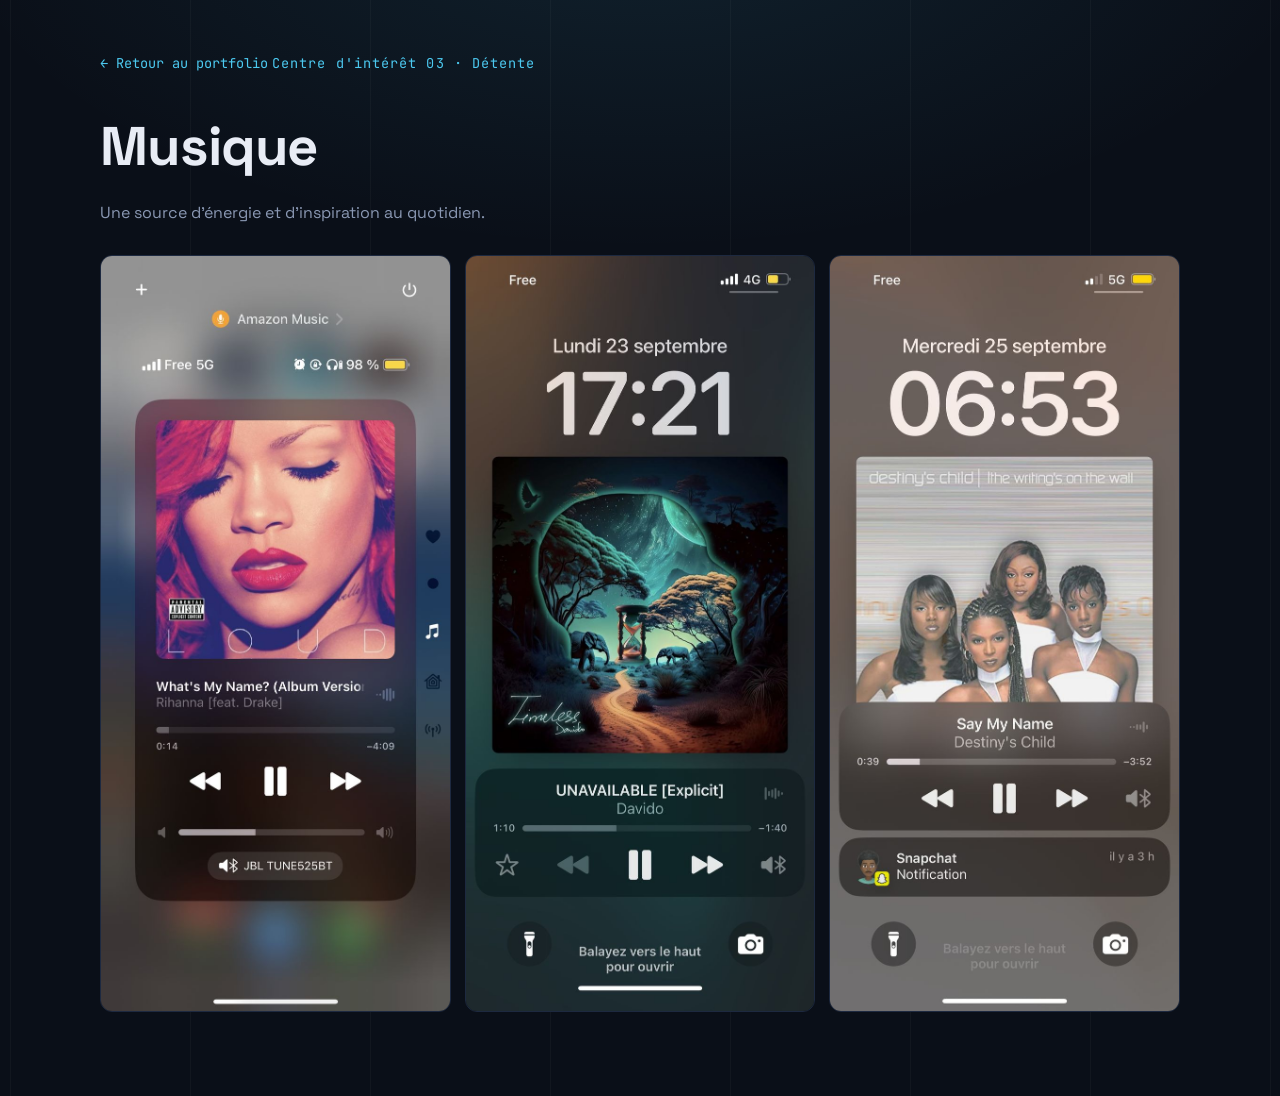
<file: centres-interet/musique.html>
<!DOCTYPE html>
<html lang="fr">
<head>
  <meta charset="UTF-8">
  <meta name="viewport" content="width=device-width, initial-scale=1">
  <title>Musique — Karissy Cissé</title>
  <link rel="preconnect" href="https://fonts.googleapis.com">
  <link rel="preconnect" href="https://fonts.gstatic.com" crossorigin>
  <link href="https://fonts.googleapis.com/css2?family=JetBrains+Mono:wght@400;500;700&family=Space+Grotesk:wght@400;500;700&display=swap" rel="stylesheet">
  <link rel="stylesheet" href="../style.css">
</head>
<body>
<main class="container gallery-page">
  <a class="back" href="../index.html#contact">← Retour au portfolio</a>
  <span class="section-num">Centre d'intérêt 03 · Détente</span>
  <h1>Musique</h1>
  <p class="gallery-intro">Une source d'énergie et d'inspiration au quotidien.</p>
  <div class="gallery">
    <a href="../assets/images/musique1.jpg"><img src="../assets/images/musique1.jpg" alt="Musique 1" loading="lazy"></a>
    <a href="../assets/images/musique2.jpg"><img src="../assets/images/musique2.jpg" alt="Musique 2" loading="lazy"></a>
    <a href="../assets/images/musique3.jpg"><img src="../assets/images/musique3.jpg" alt="Musique 3" loading="lazy"></a>
  </div>

</main>

<div class="lightbox" id="lightbox"><img alt=""></div>

<script>
  // Clic sur une photo : agrandissement. Clic ou Echap : fermeture.
  const box = document.getElementById("lightbox");
  const big = box.querySelector("img");
  document.querySelectorAll(".gallery a").forEach(a => {
    a.addEventListener("click", e => {
      e.preventDefault();
      big.src = a.getAttribute("href");
      big.alt = a.querySelector("img").alt;
      box.classList.add("open");
    });
  });
  box.addEventListener("click", () => box.classList.remove("open"));
  document.addEventListener("keydown", e => { if (e.key === "Escape") box.classList.remove("open"); });
</script>
</body>
</html>
</file>
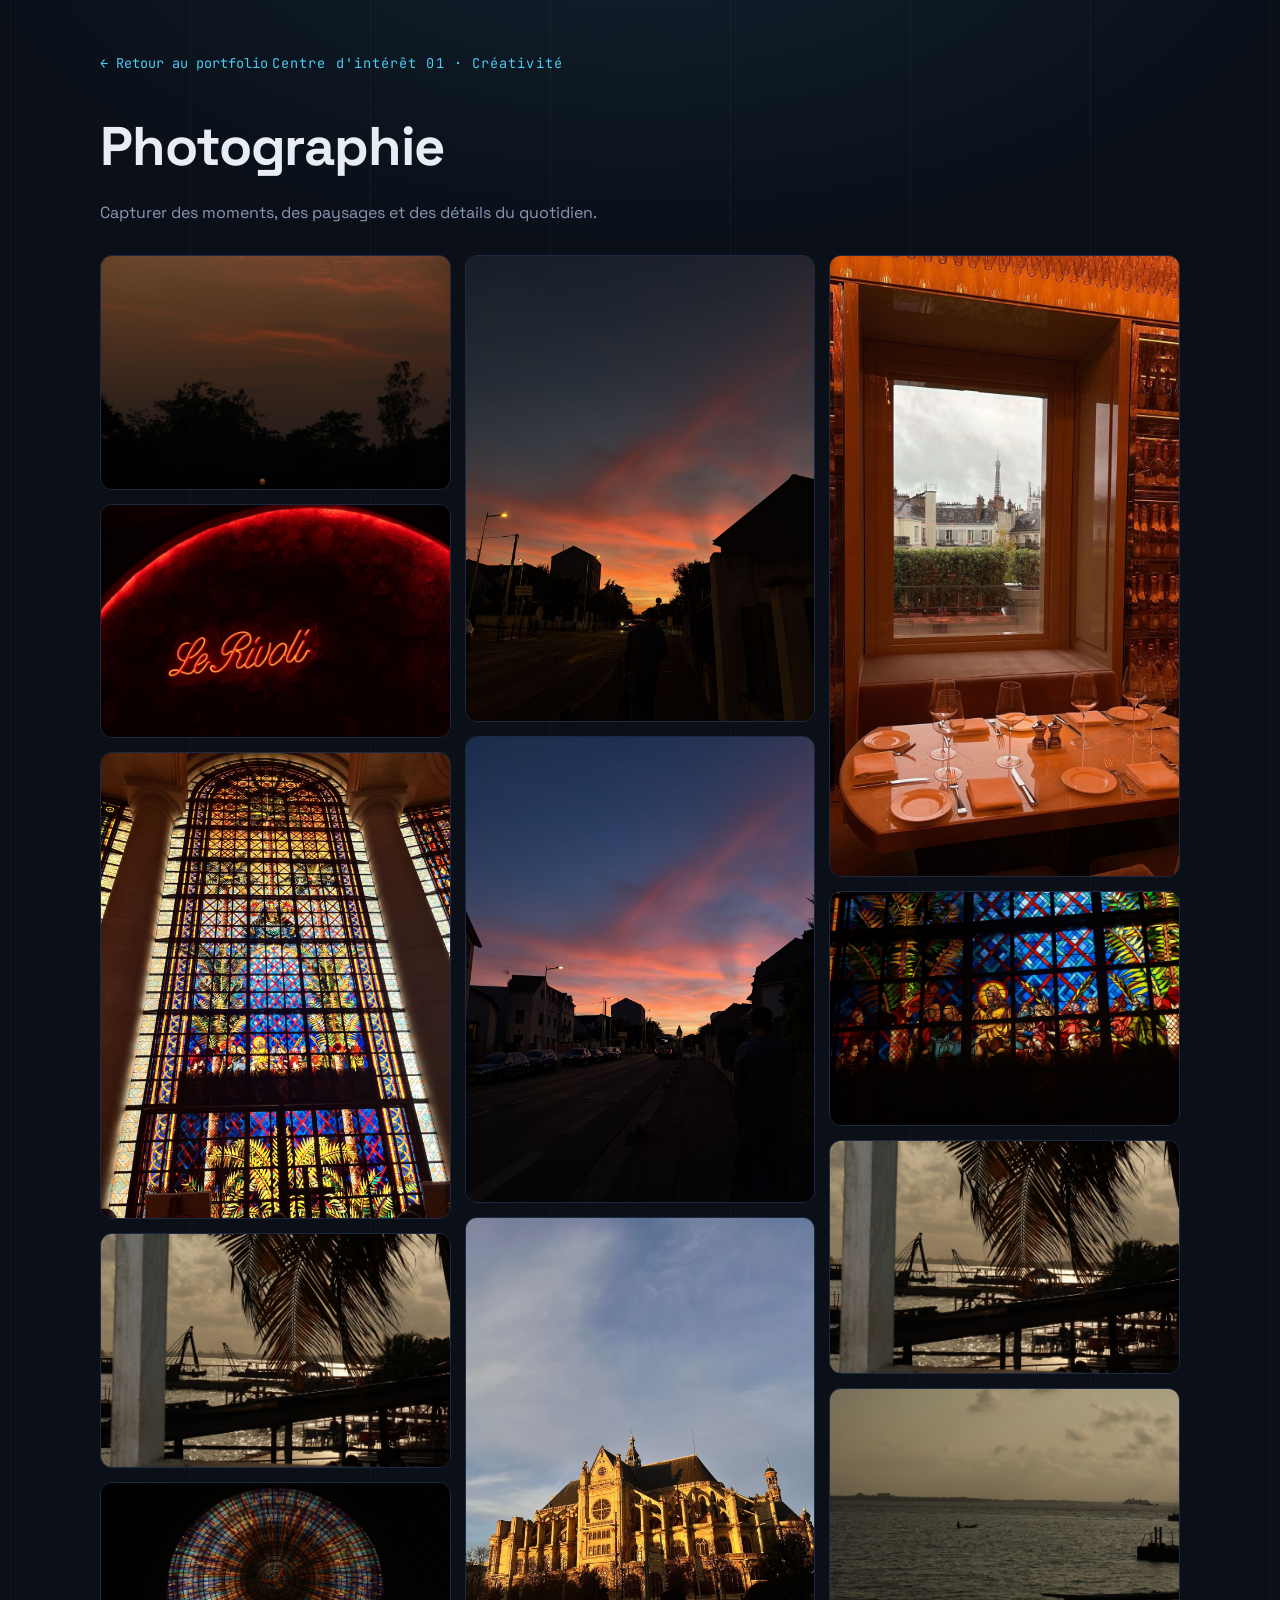
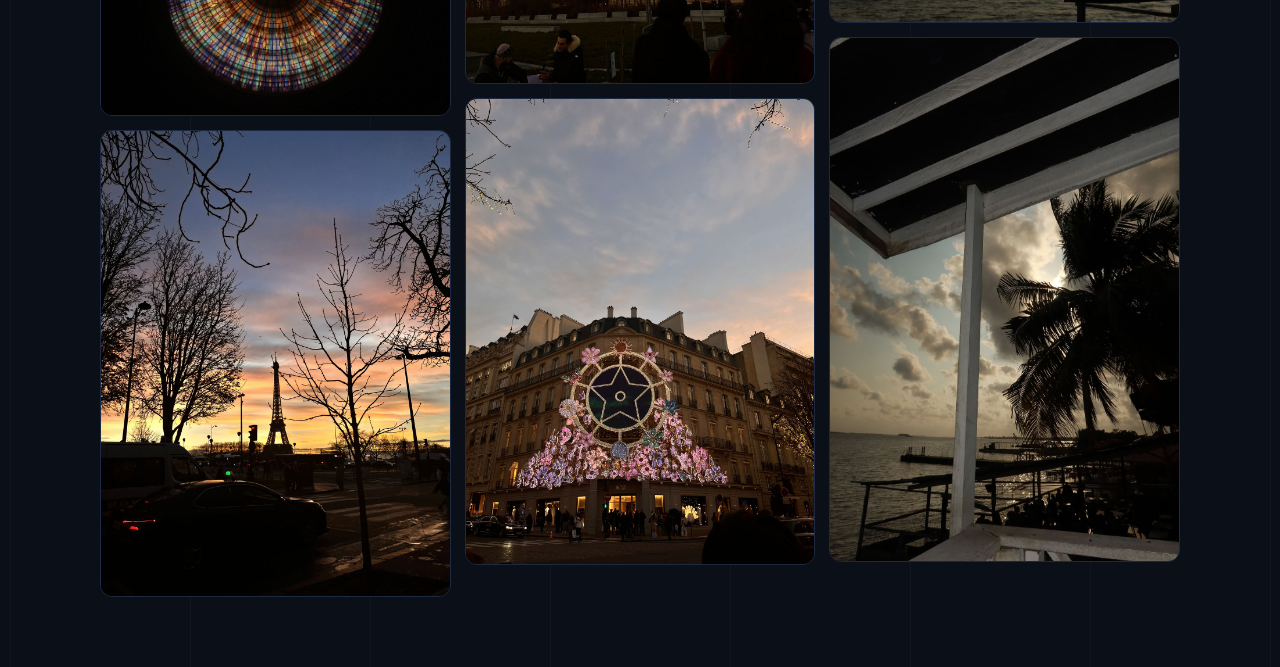
<file: centres-interet/photo.html>
<!DOCTYPE html>
<html lang="fr">
<head>
  <meta charset="UTF-8">
  <meta name="viewport" content="width=device-width, initial-scale=1">
  <title>Photographie — Karissy Cissé</title>
  <link rel="preconnect" href="https://fonts.googleapis.com">
  <link rel="preconnect" href="https://fonts.gstatic.com" crossorigin>
  <link href="https://fonts.googleapis.com/css2?family=JetBrains+Mono:wght@400;500;700&family=Space+Grotesk:wght@400;500;700&display=swap" rel="stylesheet">
  <link rel="stylesheet" href="../style.css">
</head>
<body>
<main class="container gallery-page">
  <a class="back" href="../index.html#contact">← Retour au portfolio</a>
  <span class="section-num">Centre d'intérêt 01 · Créativité</span>
  <h1>Photographie</h1>
  <p class="gallery-intro">Capturer des moments, des paysages et des détails du quotidien.</p>
  <div class="gallery">
    <a href="../assets/images/photo1.jpg"><img src="../assets/images/photo1.jpg" alt="Photo 1" loading="lazy"></a>
    <a href="../assets/images/photo2.jpg"><img src="../assets/images/photo2.jpg" alt="Photo 2" loading="lazy"></a>
    <a href="../assets/images/photo3.jpg"><img src="../assets/images/photo3.jpg" alt="Photo 3" loading="lazy"></a>
    <a href="../assets/images/photo4.jpg"><img src="../assets/images/photo4.jpg" alt="Photo 4" loading="lazy"></a>
    <a href="../assets/images/photo5.jpg"><img src="../assets/images/photo5.jpg" alt="Photo 5" loading="lazy"></a>
    <a href="../assets/images/photo6.jpg"><img src="../assets/images/photo6.jpg" alt="Photo 6" loading="lazy"></a>
    <a href="../assets/images/photo7.jpg"><img src="../assets/images/photo7.jpg" alt="Photo 7" loading="lazy"></a>
    <a href="../assets/images/photo8.jpg"><img src="../assets/images/photo8.jpg" alt="Photo 8" loading="lazy"></a>
    <a href="../assets/images/photo9.jpg"><img src="../assets/images/photo9.jpg" alt="Photo 9" loading="lazy"></a>
    <a href="../assets/images/photo10.jpg"><img src="../assets/images/photo10.jpg" alt="Photo 10" loading="lazy"></a>
    <a href="../assets/images/photo11.jpg"><img src="../assets/images/photo11.jpg" alt="Photo 11" loading="lazy"></a>
    <a href="../assets/images/photo12.jpg"><img src="../assets/images/photo12.jpg" alt="Photo 12" loading="lazy"></a>
    <a href="../assets/images/photo13.jpg"><img src="../assets/images/photo13.jpg" alt="Photo 13" loading="lazy"></a>
    <a href="../assets/images/photo14.jpg"><img src="../assets/images/photo14.jpg" alt="Photo 14" loading="lazy"></a>
    <a href="../assets/images/photo15.jpg"><img src="../assets/images/photo15.jpg" alt="Photo 15" loading="lazy"></a>
  </div>

</main>

<div class="lightbox" id="lightbox"><img alt=""></div>

<script>
  // Clic sur une photo : agrandissement. Clic ou Echap : fermeture.
  const box = document.getElementById("lightbox");
  const big = box.querySelector("img");
  document.querySelectorAll(".gallery a").forEach(a => {
    a.addEventListener("click", e => {
      e.preventDefault();
      big.src = a.getAttribute("href");
      big.alt = a.querySelector("img").alt;
      box.classList.add("open");
    });
  });
  box.addEventListener("click", () => box.classList.remove("open"));
  document.addEventListener("keydown", e => { if (e.key === "Escape") box.classList.remove("open"); });
</script>
</body>
</html>
</file>
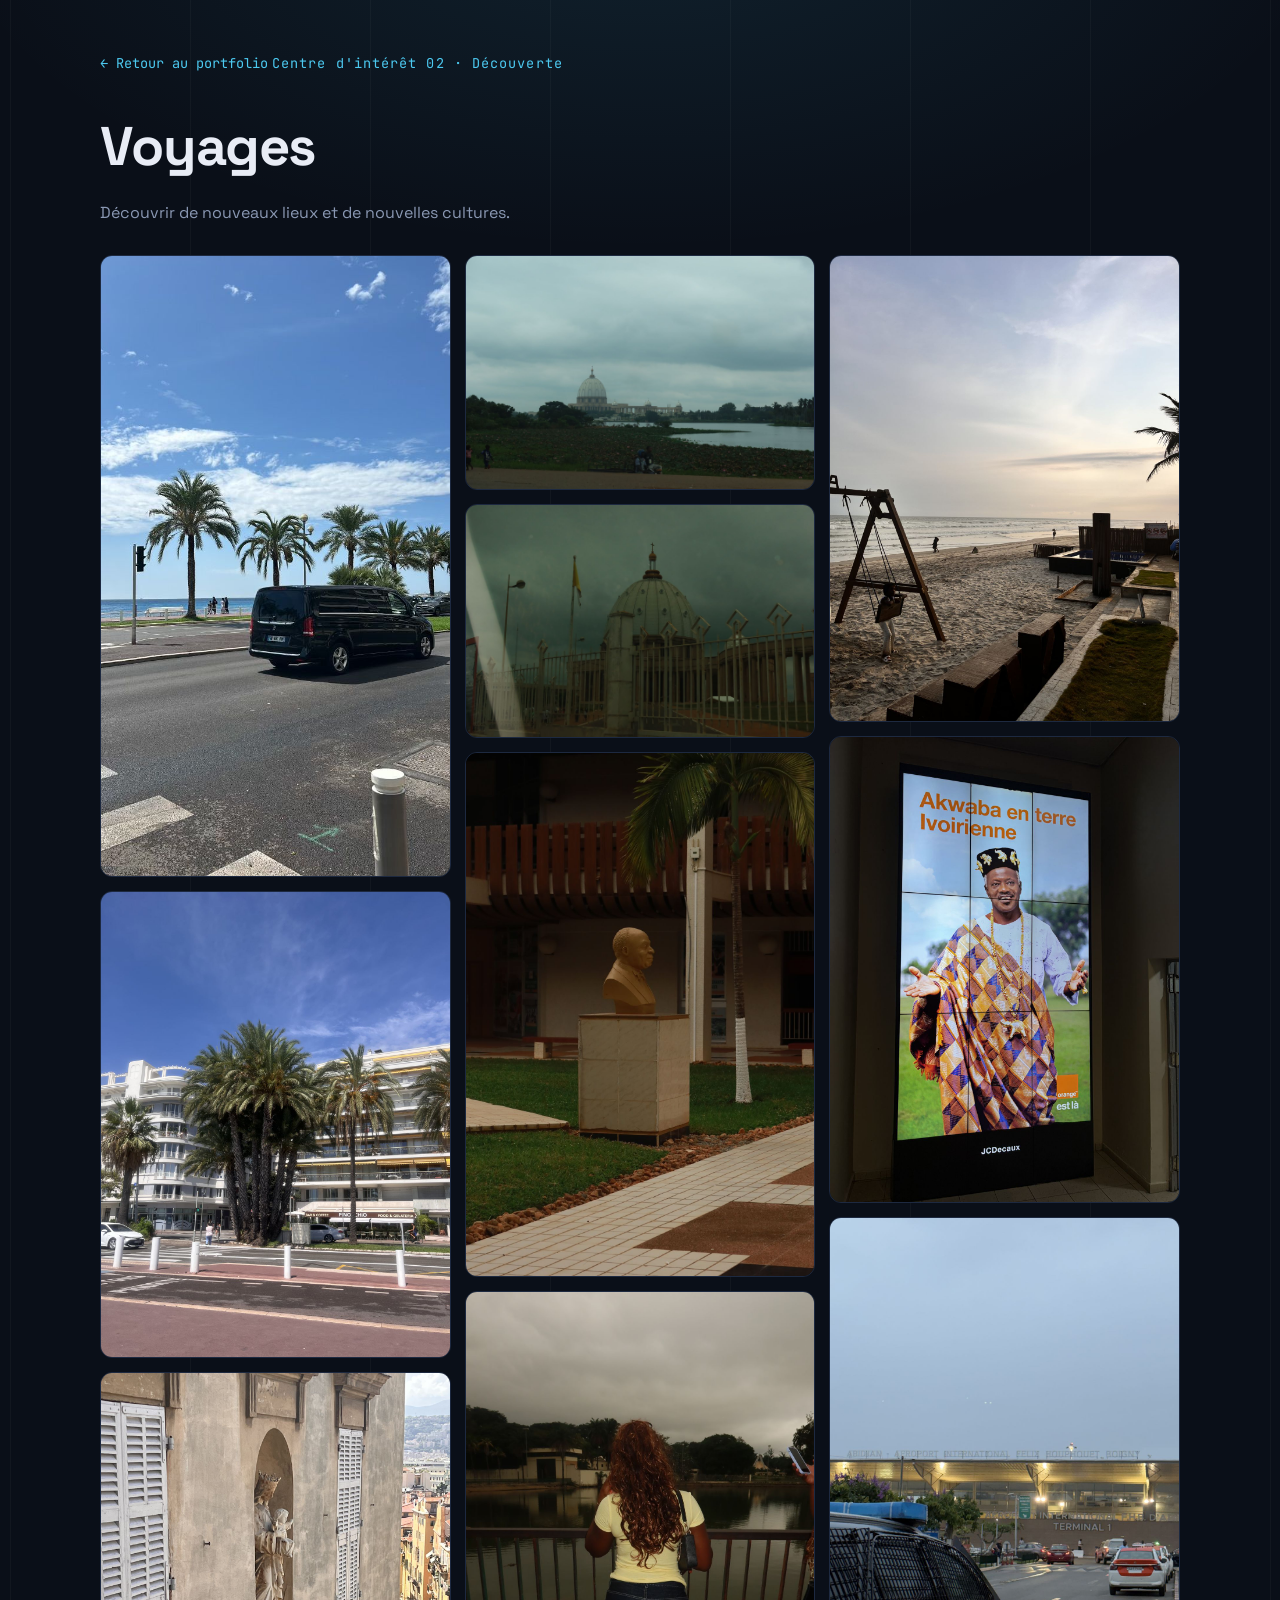
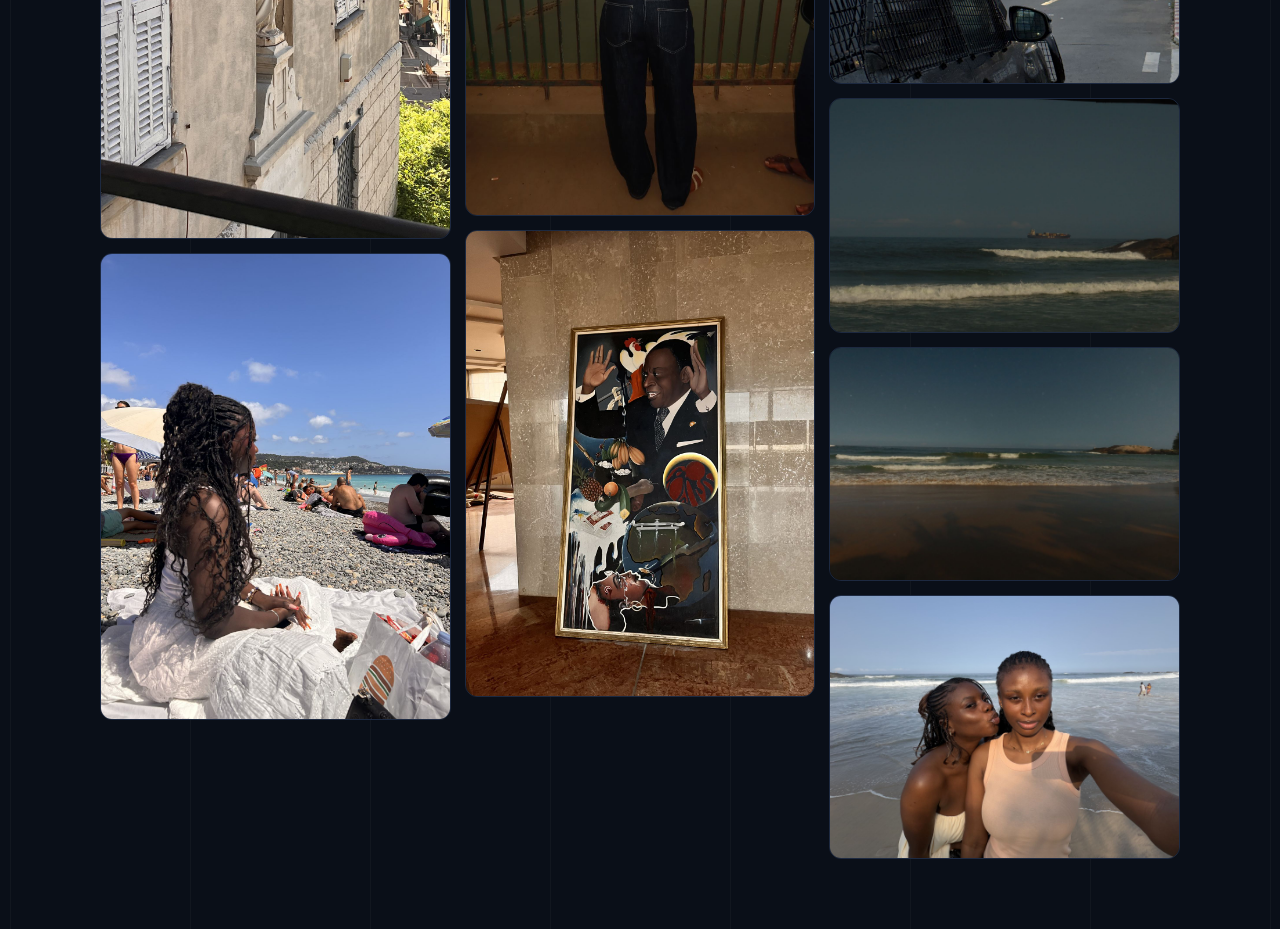
<file: centres-interet/voyages.html>
<!DOCTYPE html>
<html lang="fr">
<head>
  <meta charset="UTF-8">
  <meta name="viewport" content="width=device-width, initial-scale=1">
  <title>Voyages — Karissy Cissé</title>
  <link rel="preconnect" href="https://fonts.googleapis.com">
  <link rel="preconnect" href="https://fonts.gstatic.com" crossorigin>
  <link href="https://fonts.googleapis.com/css2?family=JetBrains+Mono:wght@400;500;700&family=Space+Grotesk:wght@400;500;700&display=swap" rel="stylesheet">
  <link rel="stylesheet" href="../style.css">
</head>
<body>
<main class="container gallery-page">
  <a class="back" href="../index.html#contact">← Retour au portfolio</a>
  <span class="section-num">Centre d'intérêt 02 · Découverte</span>
  <h1>Voyages</h1>
  <p class="gallery-intro">Découvrir de nouveaux lieux et de nouvelles cultures.</p>
  <div class="gallery">
    <a href="../assets/images/voyage1.jpg"><img src="../assets/images/voyage1.jpg" alt="Voyage 1" loading="lazy"></a>
    <a href="../assets/images/voyage2.jpg"><img src="../assets/images/voyage2.jpg" alt="Voyage 2" loading="lazy"></a>
    <a href="../assets/images/voyage3.jpg"><img src="../assets/images/voyage3.jpg" alt="Voyage 3" loading="lazy"></a>
    <a href="../assets/images/voyage4.jpg"><img src="../assets/images/voyage4.jpg" alt="Voyage 4" loading="lazy"></a>
    <a href="../assets/images/voyage5.jpg"><img src="../assets/images/voyage5.jpg" alt="Voyage 5" loading="lazy"></a>
    <a href="../assets/images/voyage6.jpg"><img src="../assets/images/voyage6.jpg" alt="Voyage 6" loading="lazy"></a>
    <a href="../assets/images/voyage7.jpg"><img src="../assets/images/voyage7.jpg" alt="Voyage 7" loading="lazy"></a>
    <a href="../assets/images/voyage8.jpg"><img src="../assets/images/voyage8.jpg" alt="Voyage 8" loading="lazy"></a>
    <a href="../assets/images/voyage9.jpg"><img src="../assets/images/voyage9.jpg" alt="Voyage 9" loading="lazy"></a>
    <a href="../assets/images/voyage10.jpg"><img src="../assets/images/voyage10.jpg" alt="Voyage 10" loading="lazy"></a>
    <a href="../assets/images/voyage11.jpg"><img src="../assets/images/voyage11.jpg" alt="Voyage 11" loading="lazy"></a>
    <a href="../assets/images/voyage12.jpg"><img src="../assets/images/voyage12.jpg" alt="Voyage 12" loading="lazy"></a>
    <a href="../assets/images/voyage13.jpg"><img src="../assets/images/voyage13.jpg" alt="Voyage 13" loading="lazy"></a>
    <a href="../assets/images/voyage14.jpg"><img src="../assets/images/voyage14.jpg" alt="Voyage 14" loading="lazy"></a>
    <a href="../assets/images/voyage15.jpg"><img src="../assets/images/voyage15.jpg" alt="Voyage 15" loading="lazy"></a>
  </div>

</main>

<div class="lightbox" id="lightbox"><img alt=""></div>

<script>
  // Clic sur une photo : agrandissement. Clic ou Echap : fermeture.
  const box = document.getElementById("lightbox");
  const big = box.querySelector("img");
  document.querySelectorAll(".gallery a").forEach(a => {
    a.addEventListener("click", e => {
      e.preventDefault();
      big.src = a.getAttribute("href");
      big.alt = a.querySelector("img").alt;
      box.classList.add("open");
    });
  });
  box.addEventListener("click", () => box.classList.remove("open"));
  document.addEventListener("keydown", e => { if (e.key === "Escape") box.classList.remove("open"); });
</script>
</body>
</html>
</file>
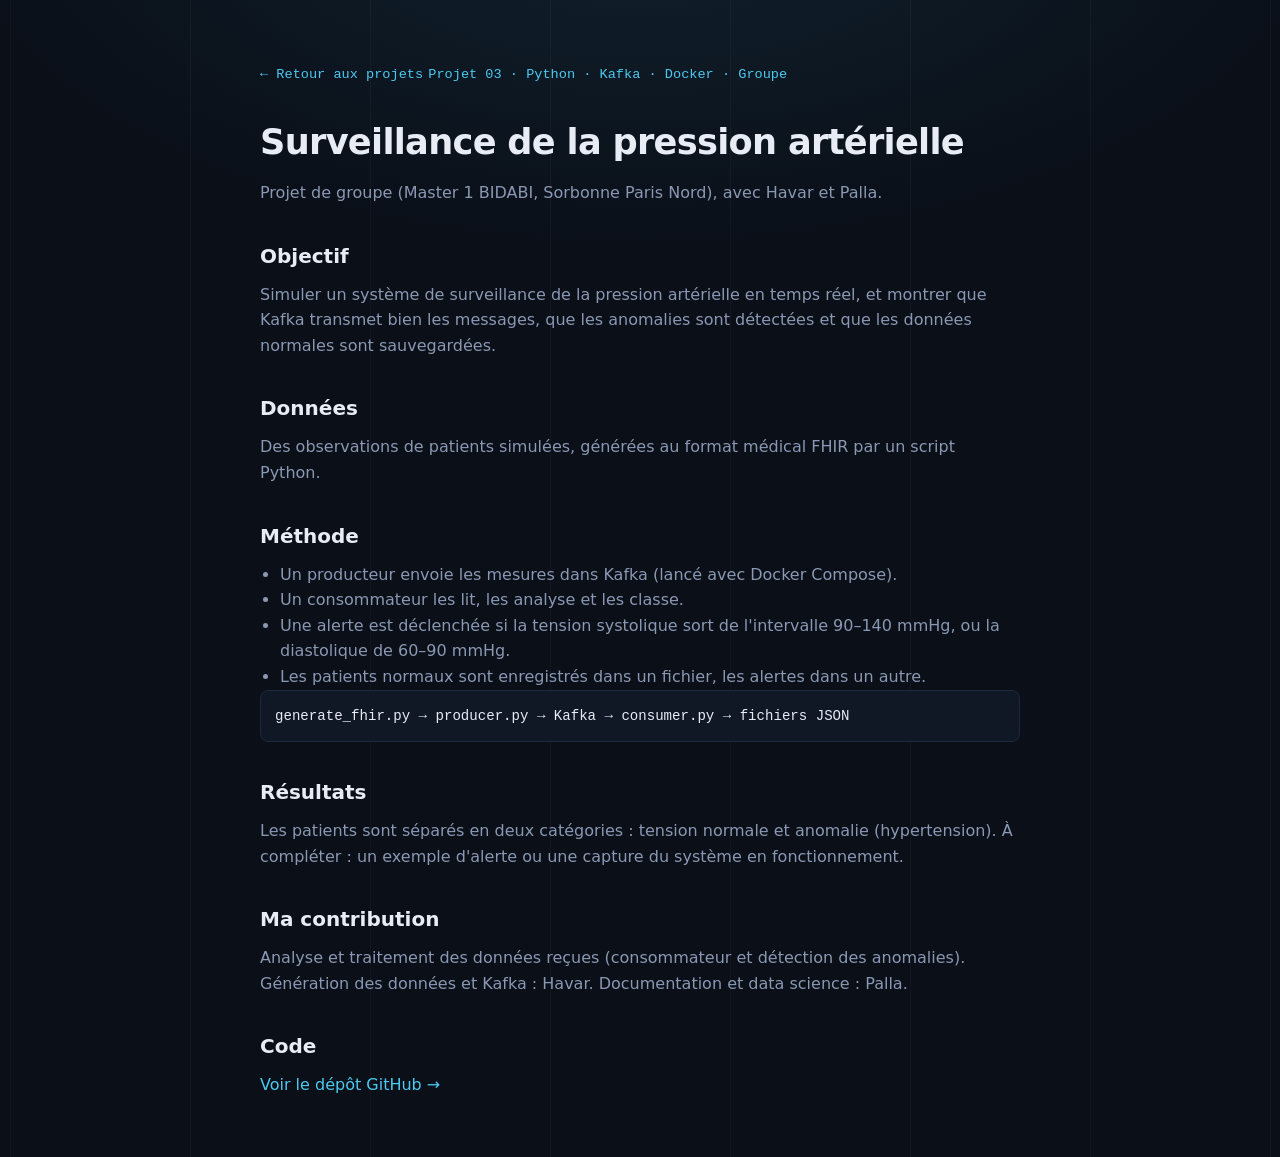
<file: projets/blood-pressure.html>
<!DOCTYPE html>
<html lang="fr">
<head>
  <meta charset="UTF-8">
  <meta name="viewport" content="width=device-width, initial-scale=1">
  <title>Pression artérielle — Karissy Cissé</title>
  <link rel="stylesheet" href="../style.css">
</head>
<body>
<main class="container project-page">
  <a class="back" href="../index.html#projets">← Retour aux projets</a>
  <span class="section-num">Projet 03 · Python · Kafka · Docker · Groupe</span>
  <h1>Surveillance de la pression artérielle</h1>
  <p>Projet de groupe (Master 1 BIDABI, Sorbonne Paris Nord), avec Havar et Palla.</p>

  <h2>Objectif</h2>
  <p>Simuler un système de surveillance de la pression artérielle en temps réel, et montrer que Kafka transmet bien les messages, que les anomalies sont détectées et que les données normales sont sauvegardées.</p>

  <h2>Données</h2>
  <p>Des observations de patients simulées, générées au format médical FHIR par un script Python.</p>

  <h2>Méthode</h2>
  <ul>
    <li>Un producteur envoie les mesures dans Kafka (lancé avec Docker Compose).</li>
    <li>Un consommateur les lit, les analyse et les classe.</li>
    <li>Une alerte est déclenchée si la tension systolique sort de l'intervalle 90–140 mmHg, ou la diastolique de 60–90 mmHg.</li>
    <li>Les patients normaux sont enregistrés dans un fichier, les alertes dans un autre.</li>
  </ul>

<pre>generate_fhir.py → producer.py → Kafka → consumer.py → fichiers JSON</pre>

  <h2>Résultats</h2>
  <p>Les patients sont séparés en deux catégories : tension normale et anomalie (hypertension). À compléter : un exemple d'alerte ou une capture du système en fonctionnement.</p>

  <h2>Ma contribution</h2>
  <p>Analyse et traitement des données reçues (consommateur et détection des anomalies). Génération des données et Kafka : Havar. Documentation et data science : Palla.</p>

  <h2>Code</h2>
  <p><a href="https://github.com/KarissyCISSE21/blood_pressure-project">Voir le dépôt GitHub →</a></p>
</main>
</body>
</html>
</file>
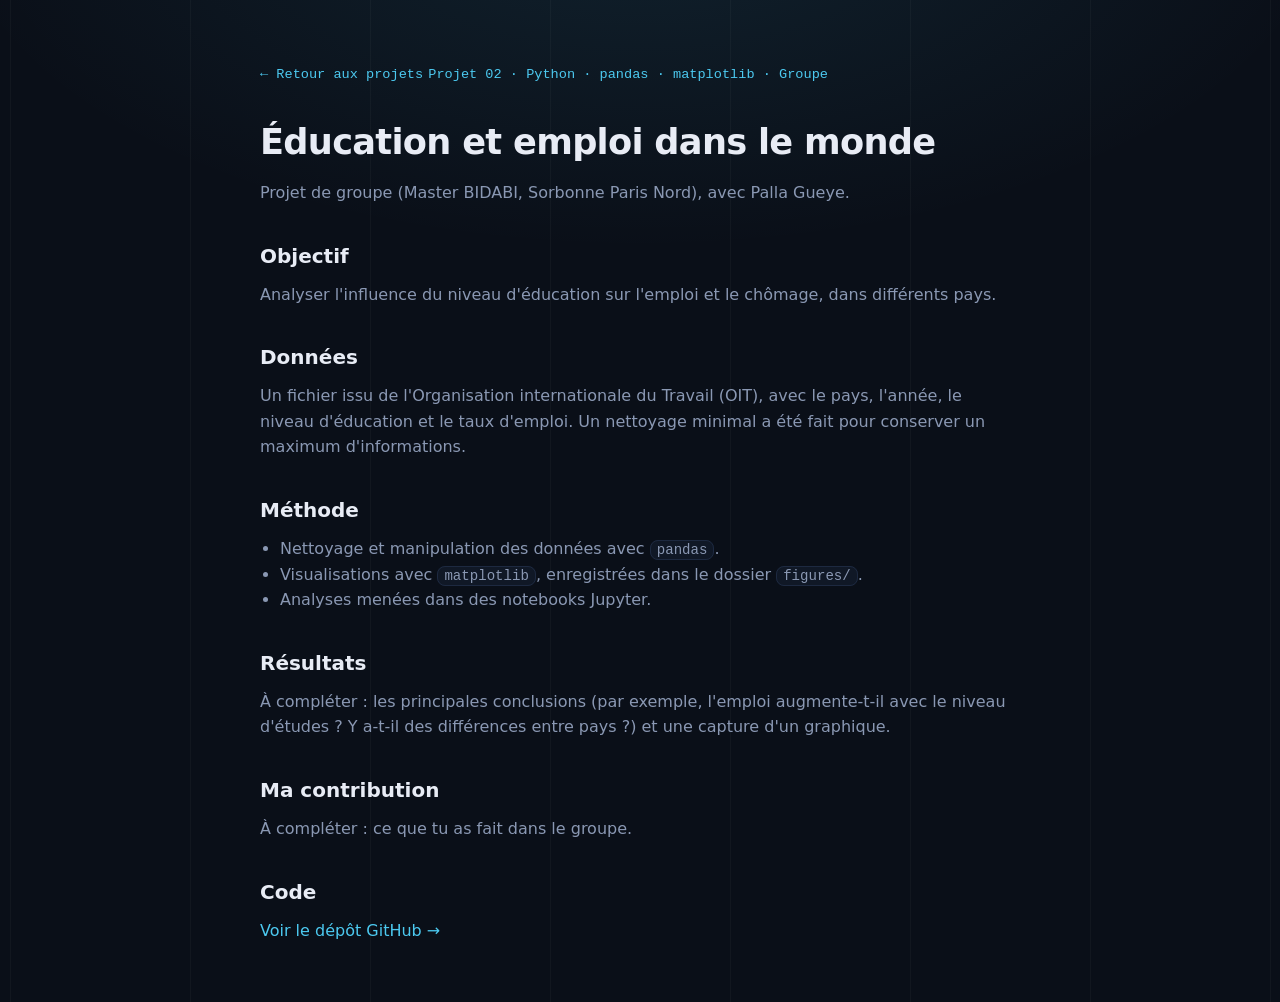
<file: projets/education-emploi.html>
<!DOCTYPE html>
<html lang="fr">
<head>
  <meta charset="UTF-8">
  <meta name="viewport" content="width=device-width, initial-scale=1">
  <title>Éducation et emploi — Karissy Cissé</title>
  <link rel="stylesheet" href="../style.css">
</head>
<body>
<main class="container project-page">
  <a class="back" href="../index.html#projets">← Retour aux projets</a>
  <span class="section-num">Projet 02 · Python · pandas · matplotlib · Groupe</span>
  <h1>Éducation et emploi dans le monde</h1>
  <p>Projet de groupe (Master BIDABI, Sorbonne Paris Nord), avec Palla Gueye.</p>

  <h2>Objectif</h2>
  <p>Analyser l'influence du niveau d'éducation sur l'emploi et le chômage, dans différents pays.</p>

  <h2>Données</h2>
  <p>Un fichier issu de l'Organisation internationale du Travail (OIT), avec le pays, l'année, le niveau d'éducation et le taux d'emploi. Un nettoyage minimal a été fait pour conserver un maximum d'informations.</p>

  <h2>Méthode</h2>
  <ul>
    <li>Nettoyage et manipulation des données avec <code>pandas</code>.</li>
    <li>Visualisations avec <code>matplotlib</code>, enregistrées dans le dossier <code>figures/</code>.</li>
    <li>Analyses menées dans des notebooks Jupyter.</li>
  </ul>

  <h2>Résultats</h2>
  <p>À compléter : les principales conclusions (par exemple, l'emploi augmente-t-il avec le niveau d'études ? Y a-t-il des différences entre pays ?) et une capture d'un graphique.</p>

  <h2>Ma contribution</h2>
  <p>À compléter : ce que tu as fait dans le groupe.</p>

  <h2>Code</h2>
  <p><a href="https://github.com/KarissyCISSE21/education-employment-analysis">Voir le dépôt GitHub →</a></p>
</main>
</body>
</html>
</file>
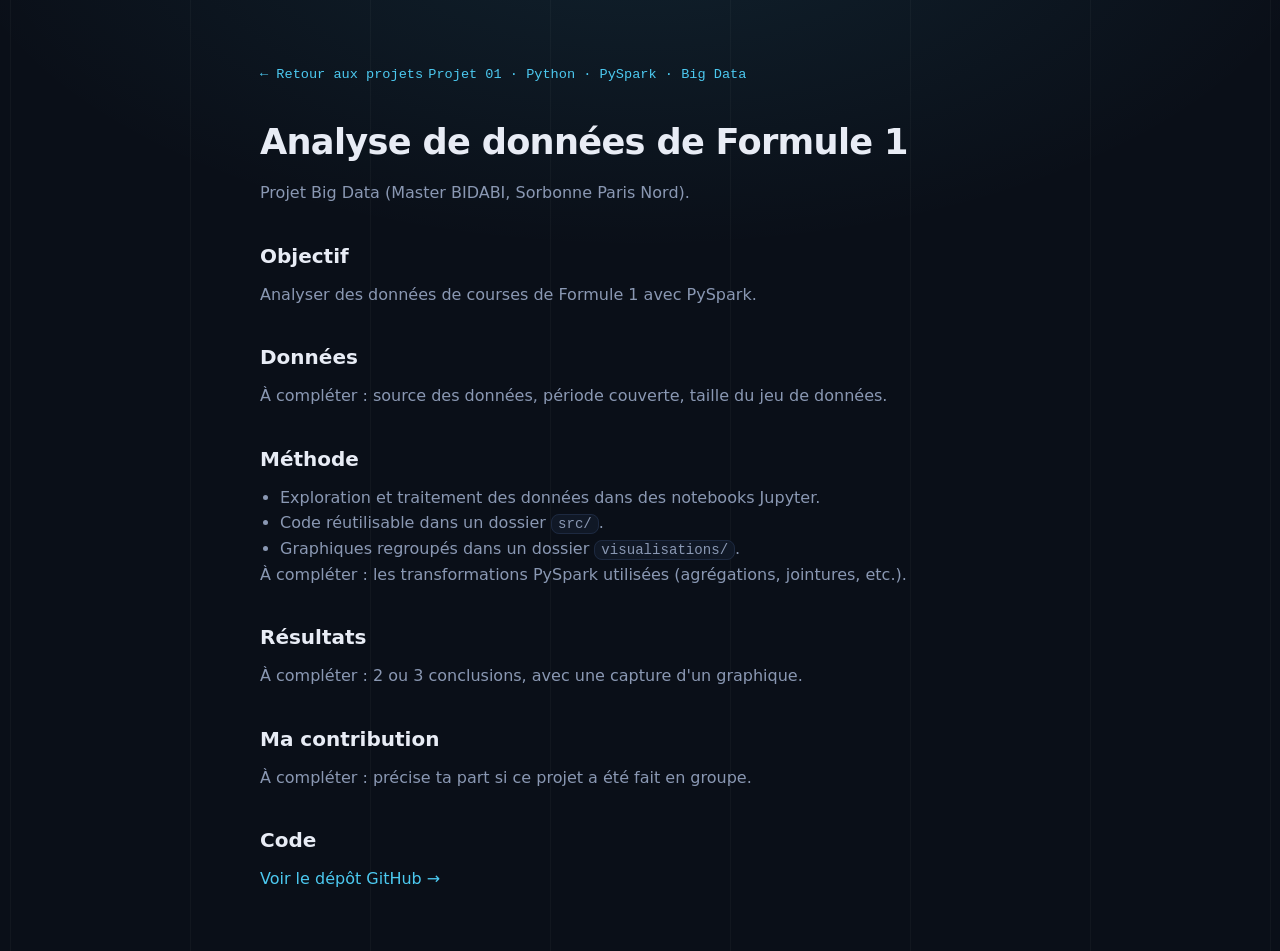
<file: projets/f1-pyspark.html>
<!DOCTYPE html>
<html lang="fr">
<head>
  <meta charset="UTF-8">
  <meta name="viewport" content="width=device-width, initial-scale=1">
  <title>Analyse F1 PySpark — Karissy Cissé</title>
  <link rel="stylesheet" href="../style.css">
</head>
<body>
<main class="container project-page">
  <a class="back" href="../index.html#projets">← Retour aux projets</a>
  <span class="section-num">Projet 01 · Python · PySpark · Big Data</span>
  <h1>Analyse de données de Formule 1</h1>
  <p>Projet Big Data (Master BIDABI, Sorbonne Paris Nord).</p>

  <h2>Objectif</h2>
  <p>Analyser des données de courses de Formule 1 avec PySpark.</p>
  <!-- À COMPLÉTER : la question posée (ex. quels facteurs influencent les performances des pilotes ?) -->

  <h2>Données</h2>
  <p>À compléter : source des données, période couverte, taille du jeu de données.</p>

  <h2>Méthode</h2>
  <ul>
    <li>Exploration et traitement des données dans des notebooks Jupyter.</li>
    <li>Code réutilisable dans un dossier <code>src/</code>.</li>
    <li>Graphiques regroupés dans un dossier <code>visualisations/</code>.</li>
  </ul>
  <p>À compléter : les transformations PySpark utilisées (agrégations, jointures, etc.).</p>

  <h2>Résultats</h2>
  <p>À compléter : 2 ou 3 conclusions, avec une capture d'un graphique.</p>

  <h2>Ma contribution</h2>
  <p>À compléter : précise ta part si ce projet a été fait en groupe.</p>

  <h2>Code</h2>
  <p><a href="https://github.com/KarissyCISSE21/f1-pyspark-analysis">Voir le dépôt GitHub →</a></p>
</main>
</body>
</html>
</file>
<file: style.css>
/* ===== Thème sombre : change les couleurs ici ===== */
:root {
  --bg: #0a0f18;
  --bg-card: #101826;
  --bg-visual: #14213a;
  --border: #1d2940;
  --text: #e8ecf5;
  --muted: #8a98b3;
  --accent: #4cc9f0;
  --accent-2: #7c83fd;
  --alert: #ff6b6b;
  --radius: 16px;
  --mono: "JetBrains Mono", ui-monospace, "SFMono-Regular", Menlo, monospace;
  --sans: "Space Grotesk", system-ui, -apple-system, "Segoe UI", Roboto, sans-serif;
}

* { box-sizing: border-box; margin: 0; padding: 0; }
html { scroll-behavior: smooth; scroll-padding-top: 90px; }

body {
  background-color: var(--bg);
  background-image:
    radial-gradient(1000px 500px at 50% -100px, rgba(76, 201, 240, .10), transparent 70%),
    linear-gradient(to right, rgba(255,255,255,.03) 1px, transparent 1px);
  background-size: auto, 180px 100%;
  background-position: center top, center top;
  color: var(--text);
  font-family: var(--sans);
  line-height: 1.6;
}

a { color: var(--accent); text-decoration: none; }
a:hover { text-decoration: underline; }

.container { width: min(1080px, 100% - 40px); margin-inline: auto; }

/* ===== Navigation ===== */
header {
  position: sticky; top: 0; z-index: 10;
  background: rgba(10, 15, 24, .88);
  backdrop-filter: blur(10px);
  border-bottom: 1px solid var(--border);
}
nav { display: flex; justify-content: space-between; align-items: center; padding: 12px 0; }
.logo { display: flex; align-items: center; gap: 12px; font-weight: 700; color: var(--text); font-size: 1.05rem; }
.logo:hover { text-decoration: none; }
.logo-badge {
  display: grid; place-items: center; width: 38px; height: 38px; border-radius: 10px;
  background: linear-gradient(135deg, var(--accent), var(--accent-2));
  color: #06101c; font-family: var(--mono); font-weight: 700; font-size: .9rem;
}
nav ul { display: flex; gap: 6px; list-style: none; }
nav ul a {
  display: block; padding: 8px 14px; color: var(--muted);
  font-family: var(--mono); font-size: .78rem; letter-spacing: .12em; text-transform: uppercase;
  border-bottom: 2px solid transparent;
}
nav ul a:hover { color: var(--text); text-decoration: none; }
nav ul a.active { color: var(--text); border-bottom-color: var(--accent); }

/* ===== Sections : gros titres ===== */
section { padding: 70px 0 30px; }
.section-title {
  display: flex; align-items: baseline; gap: 18px;
  padding-bottom: 18px; margin-bottom: 44px; border-bottom: 1px solid var(--border);
}
.section-title b { color: var(--accent); font-family: var(--mono); font-weight: 500; font-size: .95rem; }
.section-title h2 { font-size: clamp(2.2rem, 6vw, 3.6rem); line-height: 1.1; letter-spacing: -.02em; margin: 0; }
.label {
  display: block; margin-bottom: 18px; color: var(--muted);
  font-family: var(--mono); font-size: .78rem; letter-spacing: .16em; text-transform: uppercase;
}

/* ===== Accueil : bannière ===== */
.banner {
  position: relative; overflow: hidden;
  min-height: 330px; border-radius: 18px;
  background:
    radial-gradient(600px 300px at 85% 0%, rgba(124, 131, 253, .35), transparent 70%),
    linear-gradient(135deg, #1a2b52 0%, #23396b 100%);
  border: 1px solid #2c4377;
  padding: 28px 32px 90px;
  display: flex; flex-direction: column; justify-content: space-between;
}
.banner-top { display: flex; justify-content: space-between; align-items: flex-start; gap: 20px; flex-wrap: wrap; }
.tech-chips { display: flex; gap: 10px; flex-wrap: wrap; }
.tech-chips span {
  background: rgba(8, 14, 28, .55); border: 1px solid rgba(255,255,255,.18);
  border-radius: 10px; padding: 8px 14px;
  font-family: var(--mono); font-size: .8rem; color: #dfe8ff;
}
.banner-hint { font-family: var(--mono); font-size: .8rem; color: #cfd9f5; letter-spacing: .08em; }
.banner-hint:hover { color: #fff; text-decoration: none; }
.name-card {
  align-self: center; background: #fff; color: #0a0f18;
  border-radius: 14px; padding: 18px 40px; margin: 18px 0 14px;
  font-size: clamp(1.4rem, 5vw, 2.8rem); font-weight: 700; letter-spacing: .22em;
  text-transform: uppercase; text-align: center;
  box-shadow: 0 14px 30px rgba(0, 0, 0, .35);
}
.banner-role { text-align: center; color: #e7eeff; font-size: .8rem; font-weight: 600; letter-spacing: .3em; text-transform: uppercase; }

.avatar {
  position: relative; z-index: 2;
  width: 190px; height: 190px; margin: -95px 0 0 44px;
  border-radius: 50%; object-fit: cover; display: block;
  border: 5px solid #23396b; background: var(--bg-card);
  box-shadow: 0 0 0 2px var(--bg);
}

.hero-info { display: grid; grid-template-columns: 1.5fr 1fr; gap: 50px; align-items: end; margin-top: 10px; }
.hero-info h1 { font-size: clamp(2.8rem, 9vw, 5.6rem); line-height: 1; letter-spacing: -.03em; }
.hero-info h1 span { background: linear-gradient(90deg, var(--accent), var(--accent-2)); -webkit-background-clip: text; background-clip: text; color: transparent; }
.eyebrow { margin-top: 16px; color: var(--muted); font-family: var(--mono); font-size: .85rem; letter-spacing: .14em; text-transform: uppercase; }
.intro { margin-top: 20px; color: var(--muted); max-width: 56ch; font-size: 1.05rem; }

.buttons { display: flex; gap: 12px; margin-top: 28px; flex-wrap: wrap; }
.btn { padding: 12px 22px; border-radius: 10px; font-weight: 600; border: 1px solid var(--accent); }
.btn.primary { background: var(--accent); color: #04121c; }
.btn.ghost { color: var(--accent); }
.btn:hover { text-decoration: none; opacity: .85; }

.facts { list-style: none; }
.facts li { padding: 16px 0; border-top: 1px solid var(--border); }
.facts li:last-child { border-bottom: 1px solid var(--border); }
.facts strong { display: block; font-family: var(--mono); font-size: 1.35rem; letter-spacing: .02em; }
.facts span { color: var(--muted); font-family: var(--mono); font-size: .78rem; letter-spacing: .12em; text-transform: uppercase; }

/* ===== Icône carrée (monogramme) ===== */
.icon {
  display: grid; place-items: center; flex: none;
  width: 52px; height: 52px; border-radius: 12px;
  background: #0a111e; border: 1px solid var(--border);
  color: var(--accent); font-family: var(--mono); font-weight: 700; font-size: .9rem;
}

/* ===== Cartes projet ===== */
.grid { display: grid; grid-template-columns: repeat(auto-fit, minmax(300px, 1fr)); gap: 24px; }
.project {
  display: flex; flex-direction: column; overflow: hidden;
  background: var(--bg-card); border: 1px solid var(--border);
  border-radius: var(--radius);
  transition: transform .2s, border-color .2s, box-shadow .2s;
}
.project:hover { transform: translateY(-5px); border-color: var(--accent); box-shadow: 0 18px 40px rgba(0,0,0,.35); }
.visual {
  height: 190px; border-bottom: 1px solid var(--border);
  background:
    linear-gradient(rgba(255,255,255,.04) 1px, transparent 1px) 0 0 / 100% 38px,
    linear-gradient(90deg, rgba(255,255,255,.04) 1px, transparent 1px) 0 0 / 38px 100%,
    var(--bg-visual);
}
.visual svg { width: 100%; height: 100%; display: block; }
.card-body { padding: 26px; display: flex; flex-direction: column; flex: 1; }
.card-meta { display: flex; align-items: center; gap: 16px; margin-bottom: 18px; }
.tag { color: var(--muted); font-family: var(--mono); font-size: .72rem; letter-spacing: .12em; text-transform: uppercase; line-height: 1.5; }
.project h3 { font-size: 1.3rem; text-transform: uppercase; line-height: 1.25; margin-bottom: 8px; }
.project h3 a { color: var(--text); }
.project h3 a:hover { text-decoration: none; color: var(--accent); }
.project .sub { color: var(--text); font-weight: 500; margin-bottom: 10px; }
.project p { color: var(--muted); font-size: .96rem; margin-bottom: 20px; }
.more { margin-top: auto; font-family: var(--mono); font-size: .8rem; letter-spacing: .14em; text-transform: uppercase; }

/* ===== Compétences + parcours ===== */
.skills-layout { display: grid; grid-template-columns: 1fr 1fr; gap: 70px; }
.skill-list { list-style: none; margin-bottom: 36px; }
.skill-list li {
  display: flex; align-items: center; gap: 18px;
  padding: 12px 0; border-bottom: 1px solid var(--border);
  font-size: 1.1rem;
}
.skill-list .icon { width: 44px; height: 44px; font-size: .8rem; }
.skill-list small { display: block; color: var(--muted); font-size: .88rem; }

.timeline { border-left: 1px solid var(--border); padding-left: 34px; }
.t-item { position: relative; margin-bottom: 38px; }
.t-item::before {
  content: ""; position: absolute; left: -39px; top: 9px;
  width: 9px; height: 9px; background: var(--accent);
}
.t-item h3 { font-size: 1.4rem; line-height: 1.25; }
.t-item .when { margin-top: 6px; color: var(--muted); font-family: var(--mono); font-size: .8rem; letter-spacing: .12em; text-transform: uppercase; }
.t-item p { margin-top: 14px; color: var(--muted); }

/* ===== Contact ===== */
.contact-box { background: var(--bg-card); border: 1px solid var(--border); border-radius: var(--radius); padding: 34px; }
.contact-box p { color: var(--muted); font-size: 1.05rem; }
.contact-links { display: flex; gap: 12px; flex-wrap: wrap; margin-top: 22px; }
.contact-links a { border: 1px solid var(--border); border-radius: 10px; padding: 11px 20px; color: var(--text); font-family: var(--mono); font-size: .85rem; }
.contact-links a:hover { border-color: var(--accent); color: var(--accent); text-decoration: none; }

footer { text-align: center; color: var(--muted); font-family: var(--mono); font-size: .8rem; padding: 50px 0 30px; }

/* ===== Pages projet ===== */
.project-page { padding-top: 60px; padding-bottom: 60px; max-width: 760px; }
.project-page h1 { font-size: 2.2rem; margin: 8px 0 10px; letter-spacing: -.02em; }
.project-page h2 { font-size: 1.25rem; margin: 34px 0 10px; }
.project-page p, .project-page li { color: var(--muted); }
.project-page ul { padding-left: 20px; }
.project-page .section-num { color: var(--accent); font-family: var(--mono); font-size: .85rem; }
.project-page code, pre {
  background: var(--bg-card); border: 1px solid var(--border);
  border-radius: 8px; font-family: var(--mono); font-size: .88rem;
}
.project-page code { padding: 1px 6px; }
pre { padding: 14px; overflow-x: auto; color: var(--text); }
.back { display: inline-block; margin-bottom: 20px; font-family: var(--mono); font-size: .85rem; }

/* ===== Mobile ===== */
@media (max-width: 800px) {
  nav ul { gap: 0; }
  nav ul a { padding: 8px 8px; font-size: .68rem; letter-spacing: .06em; }
  .logo-text { display: none; }
  .banner { padding: 20px 18px 80px; min-height: 280px; }
  .name-card { padding: 14px 18px; letter-spacing: .1em; }
  .avatar { width: 140px; height: 140px; margin: -70px 0 0 20px; }
  .hero-info, .skills-layout { grid-template-columns: 1fr; gap: 36px; }
  .section-title { gap: 12px; }
}

/* ===== Centres d'intérêt ===== */
.interests .project:hover { transform: translateY(-5px); }
.interests .visual { height: 170px; }
.interests .card-body p { margin-bottom: 4px; }
.visual img { width: 100%; height: 100%; object-fit: cover; display: block; }

/* ===== Pages galerie ===== */
.visual.multi { display: flex; gap: 2px; }
.visual.multi img { flex: 1; min-width: 0; width: auto; height: 100%; object-fit: cover; }

.gallery-page { padding-top: 50px; padding-bottom: 70px; }
.gallery-page h1 { font-size: clamp(2.2rem, 6vw, 3.4rem); margin: 8px 0 10px; letter-spacing: -.02em; }
.gallery-page .section-num { color: var(--accent); font-family: var(--mono); font-size: .85rem; letter-spacing: .08em; }
.gallery-intro { color: var(--muted); margin-bottom: 30px; max-width: 60ch; }
.gallery-label { margin-top: 34px; }

.gallery { column-width: 260px; column-gap: 14px; }
.gallery a {
  display: block; margin-bottom: 14px; break-inside: avoid;
  border-radius: 12px; overflow: hidden; border: 1px solid var(--border);
  background: var(--bg-card);
}
.gallery img { width: 100%; height: auto; display: block; transition: transform .3s; }
.gallery a:hover img { transform: scale(1.04); }
.gallery a:hover { border-color: var(--accent); }

.lightbox {
  position: fixed; inset: 0; z-index: 50; padding: 20px;
  background: rgba(5, 8, 14, .93);
  display: none; place-items: center; cursor: zoom-out;
}
.lightbox.open { display: grid; }
.lightbox img { max-width: 100%; max-height: 92vh; border-radius: 10px; }
</file>
